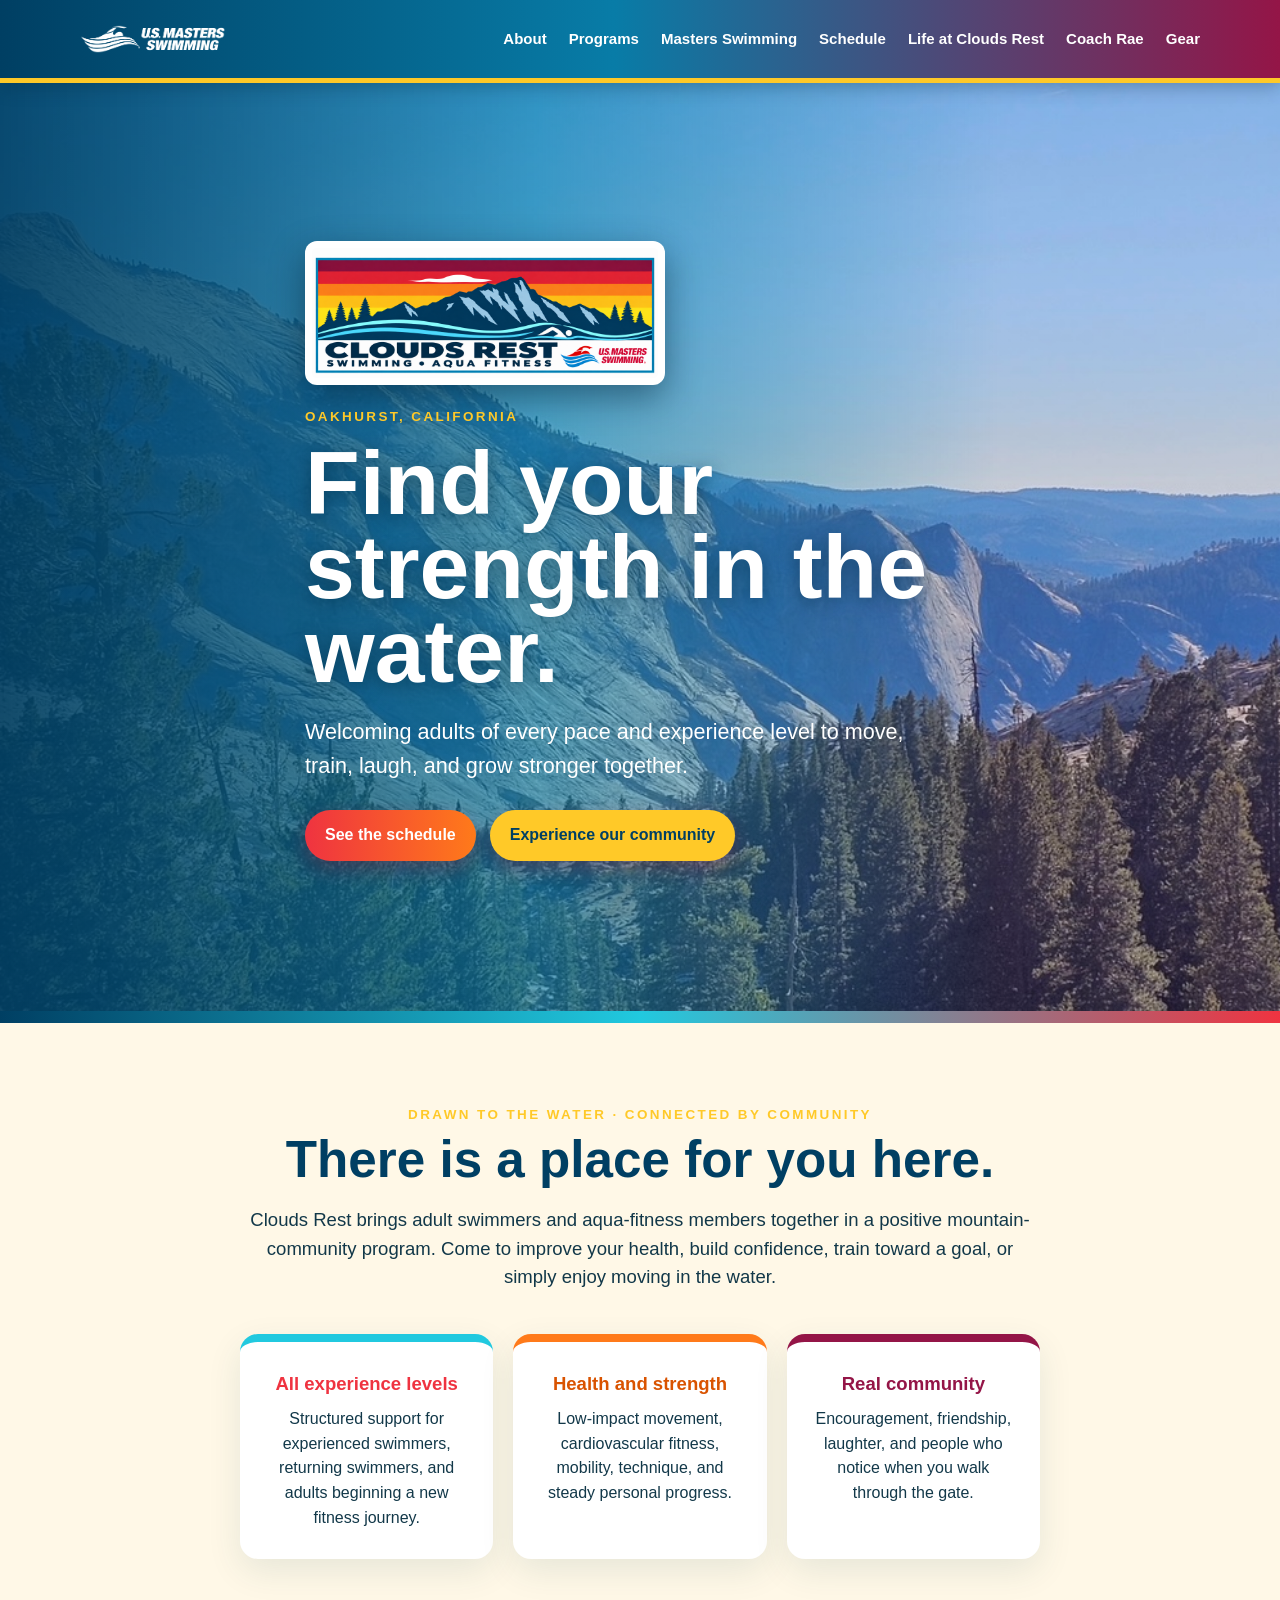
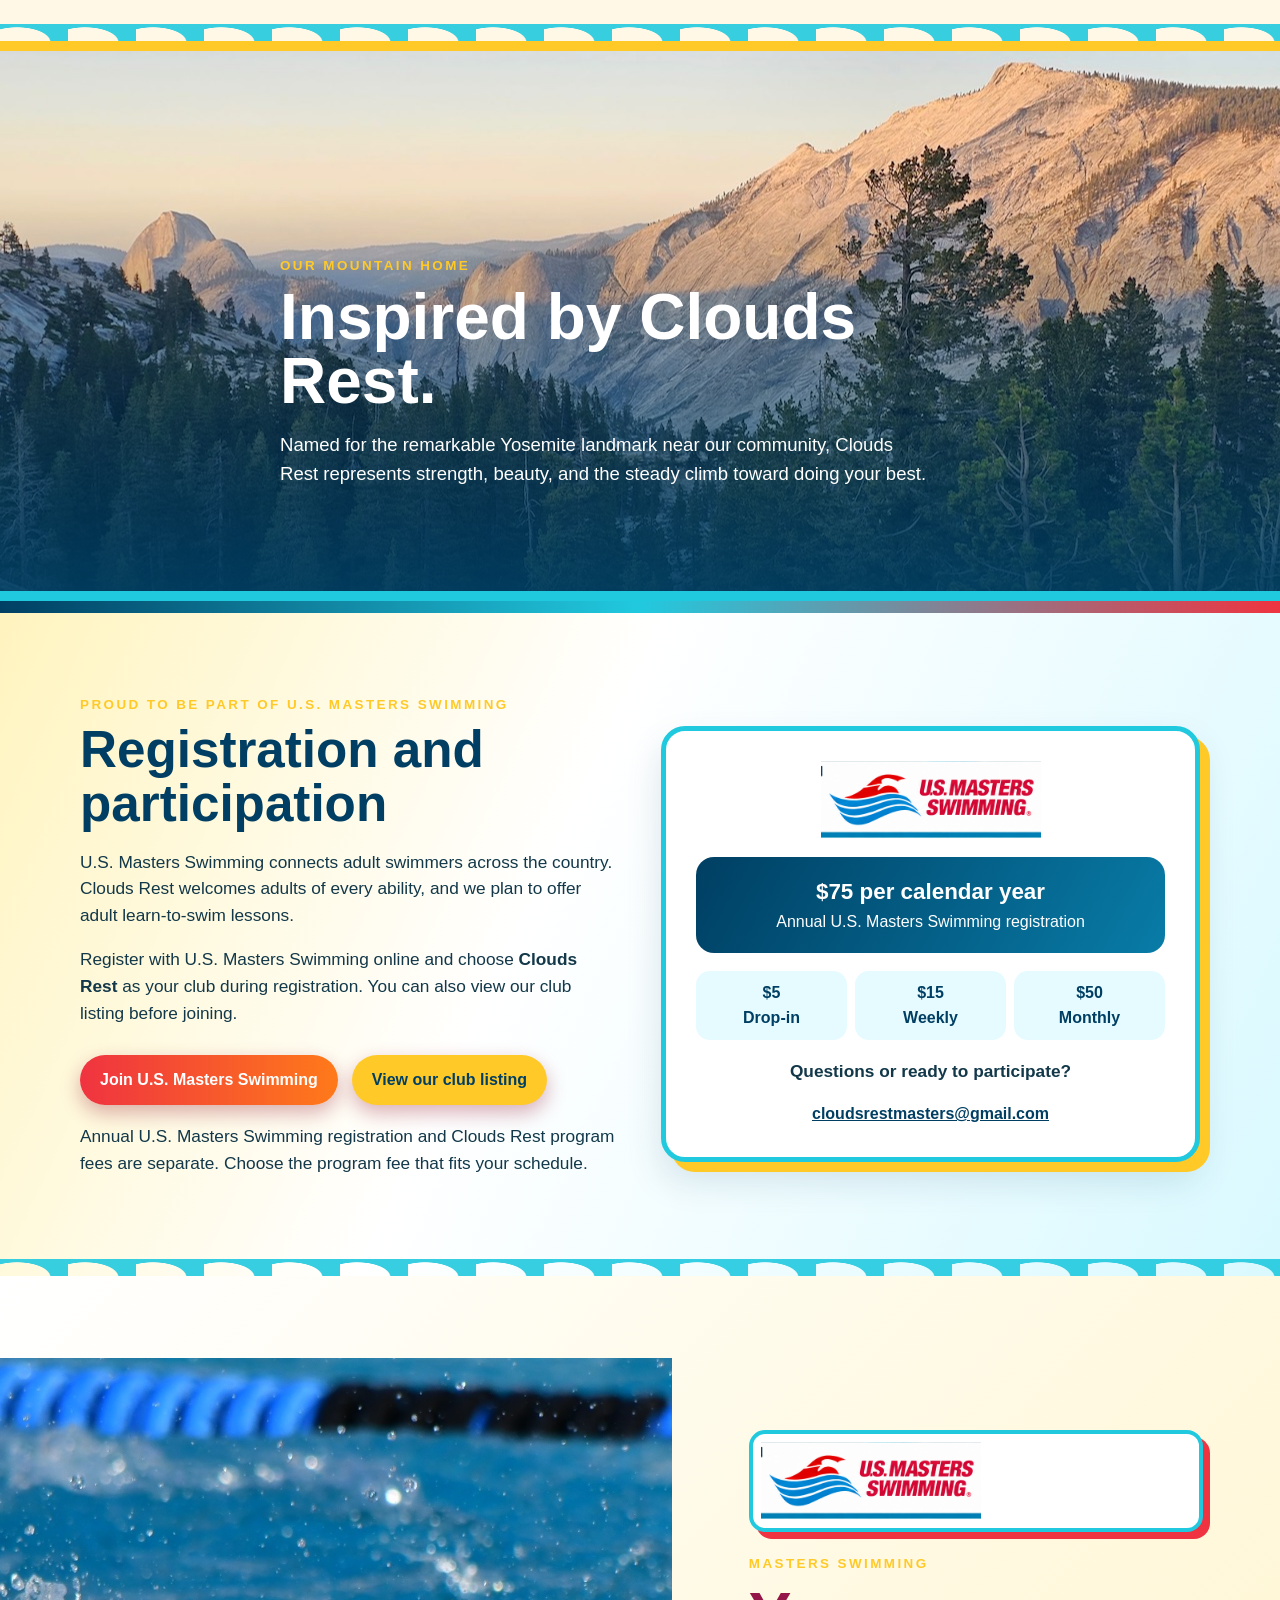
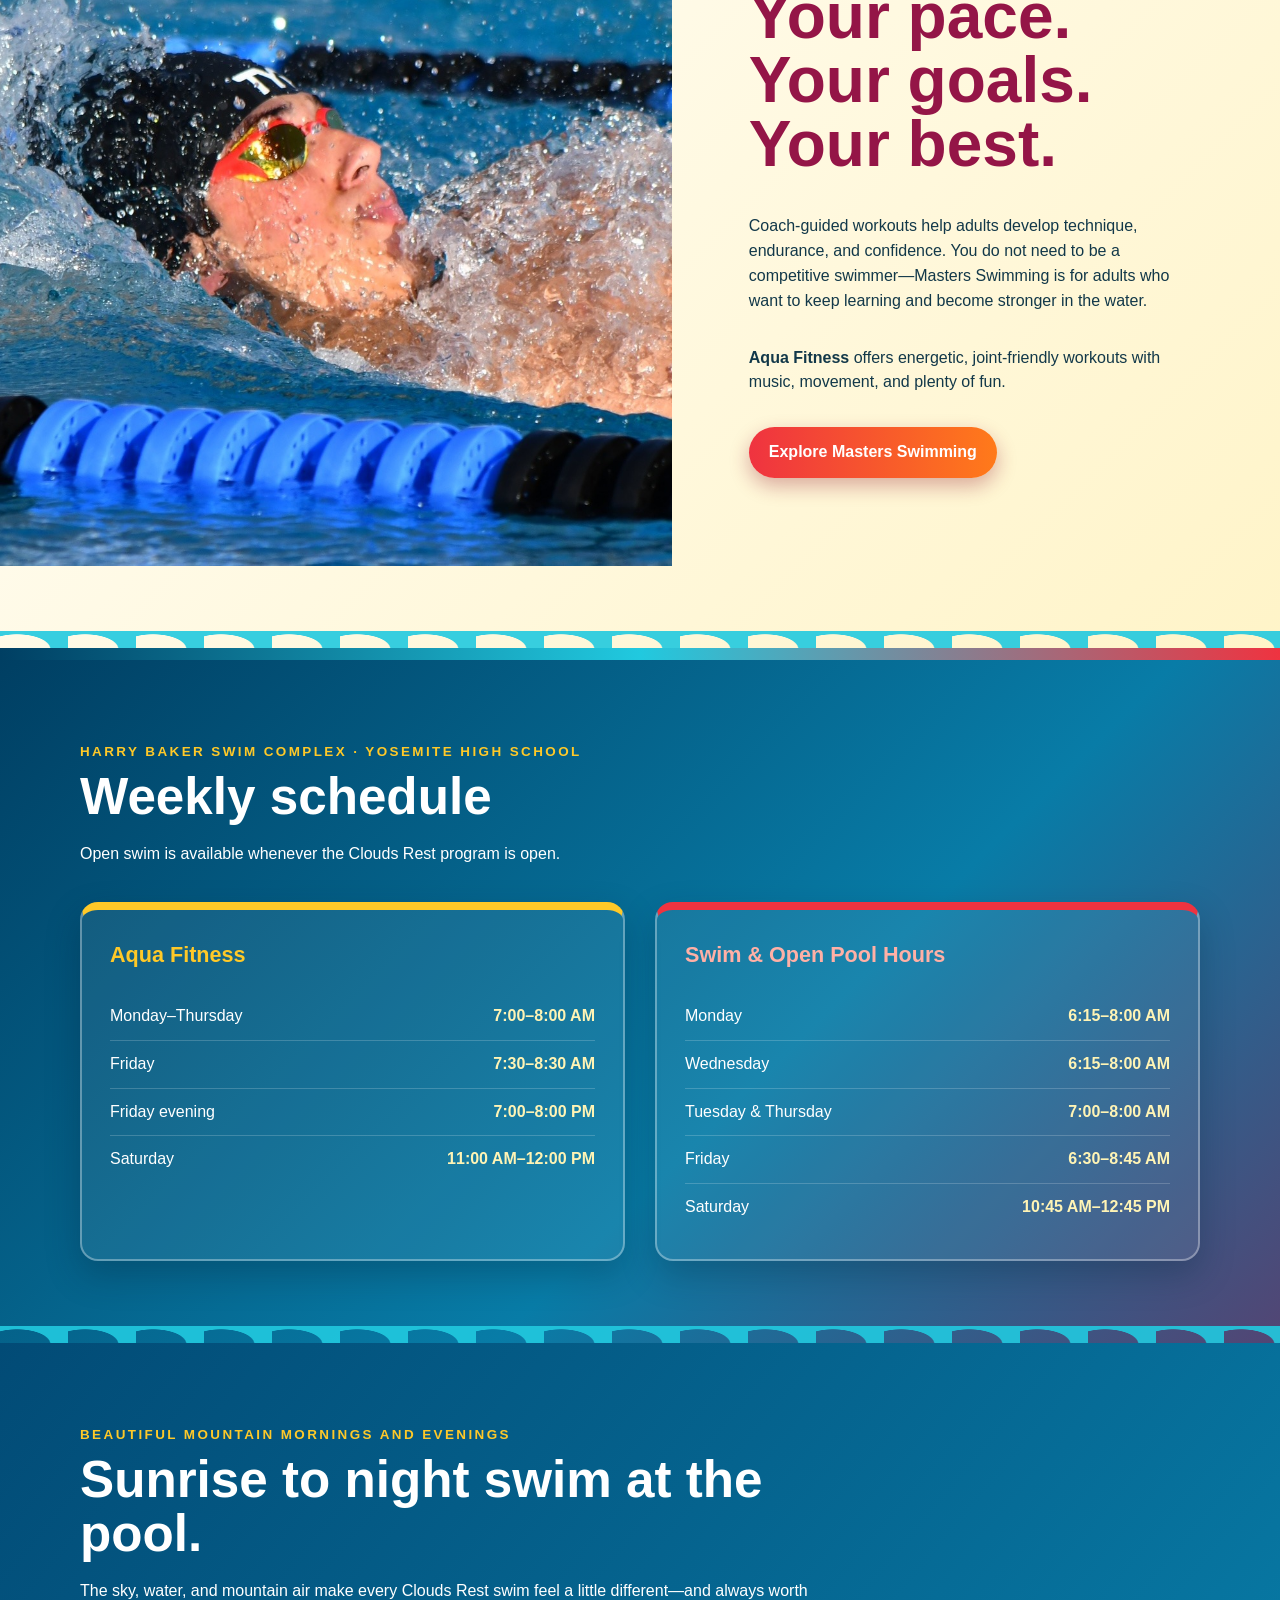
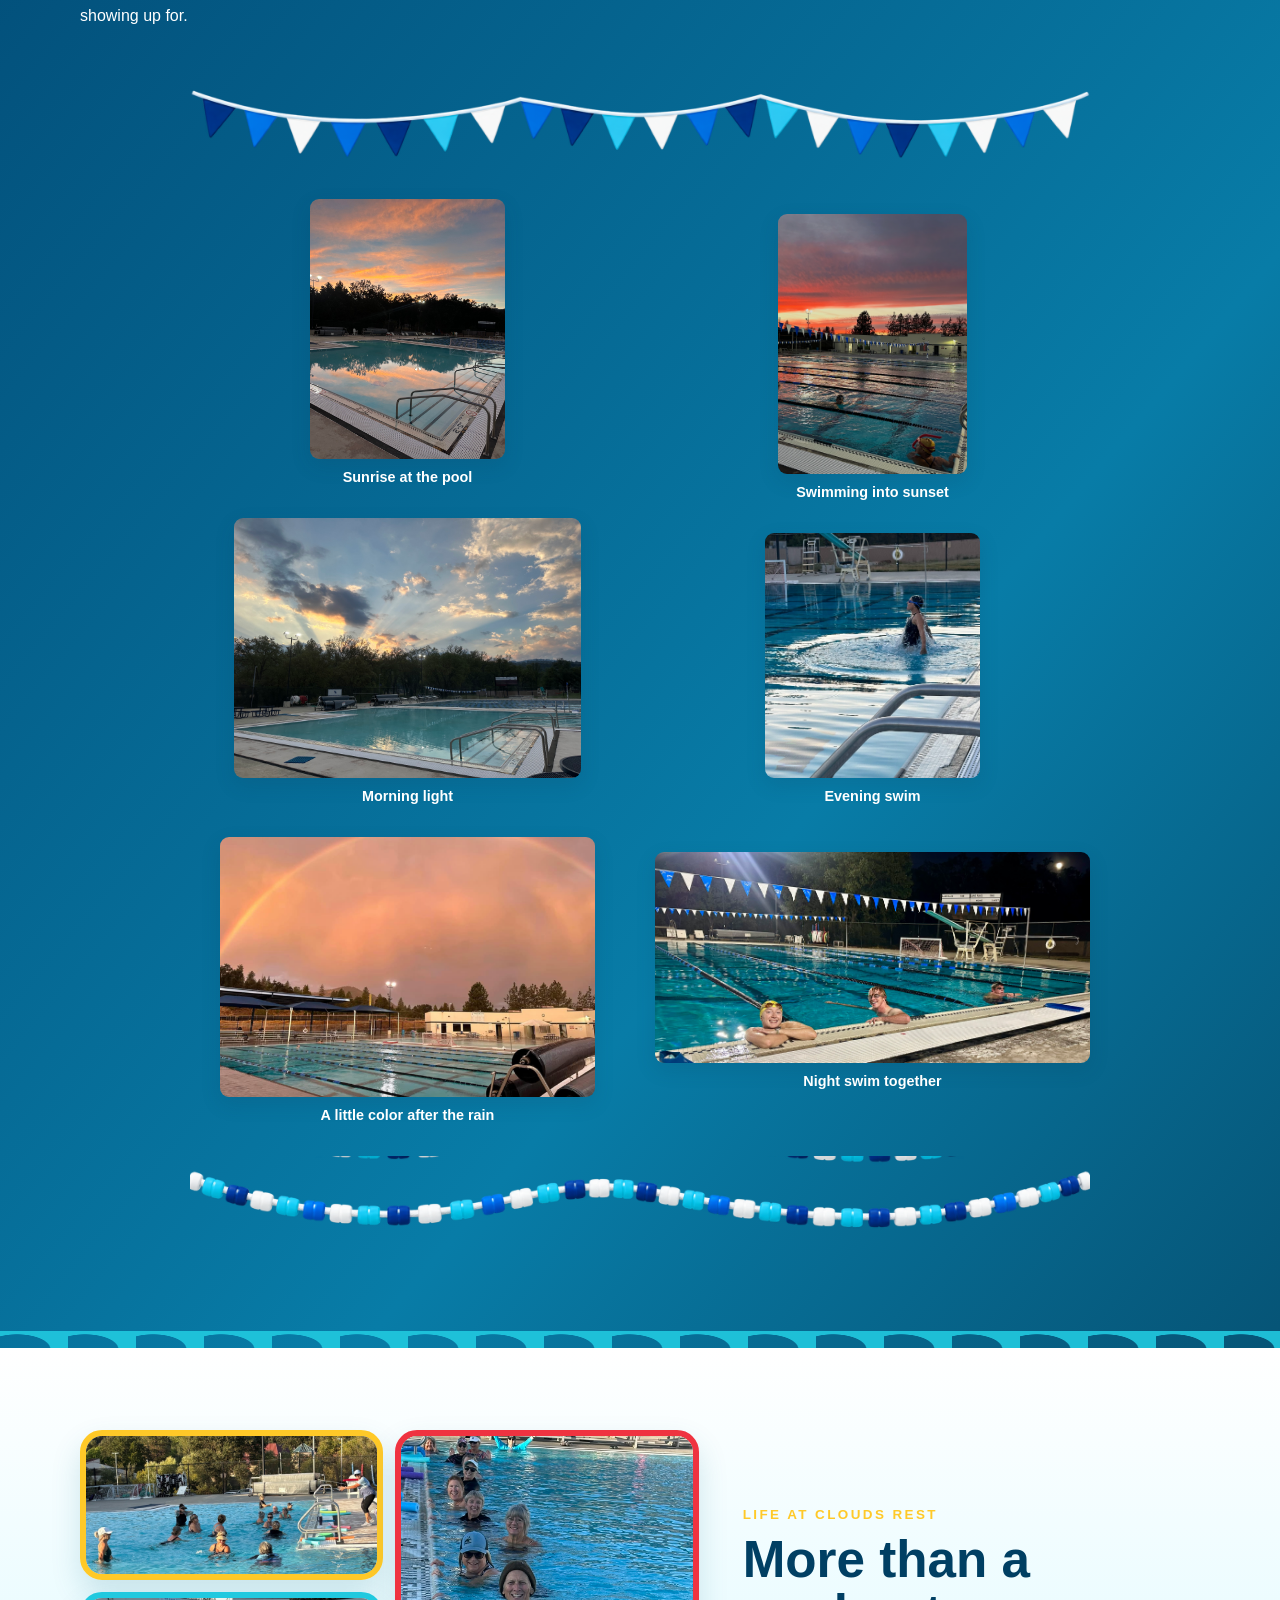
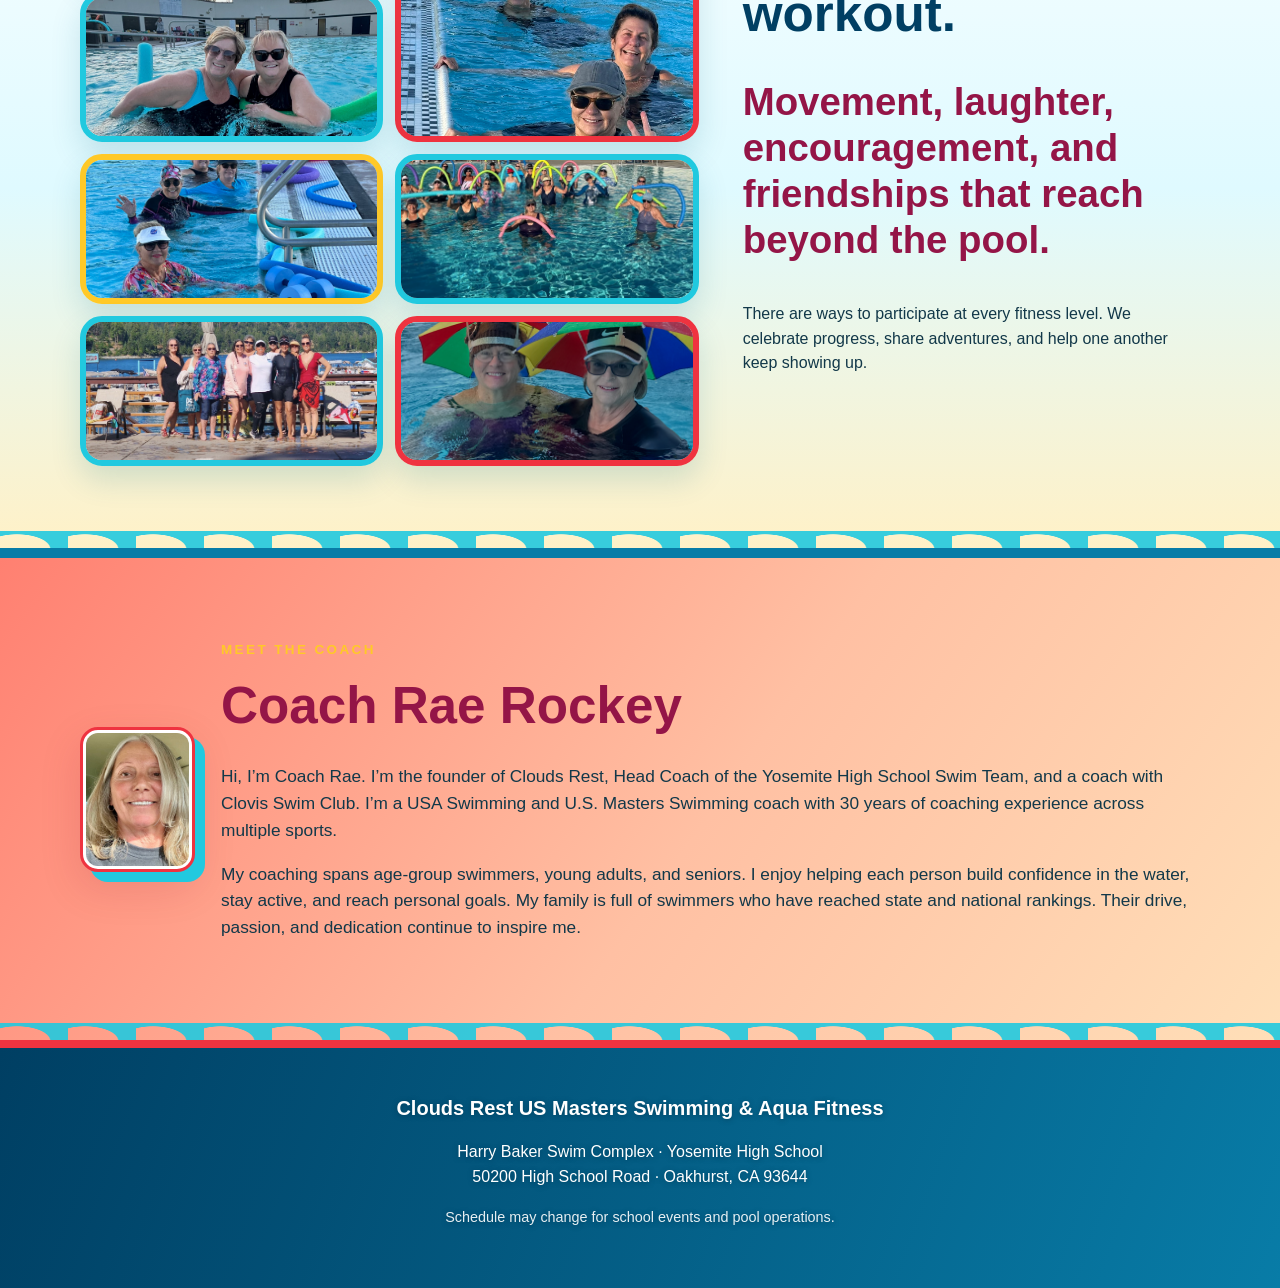
<file: index.html>
<!doctype html>
<html lang="en">
<head>
  <meta charset="utf-8">
  <meta name="viewport" content="width=device-width,initial-scale=1">
  <title>Clouds Rest US Masters Swimming & Aqua Fitness</title>
  <meta name="description" content="Adult swimming and aqua fitness in Oakhurst, California—welcoming every pace and experience level.">
  <link rel="icon" type="image/svg+xml" href="data:image/svg+xml,%3Csvg xmlns='http://www.w3.org/2000/svg' viewBox='0 0 64 64'%3E%3Crect width='64' height='64' rx='14' fill='%23074762'/%3E%3Cpath d='M7 39c9-8 17-8 25 0s16 8 25 0v9c-9 8-17 8-25 0S16 40 7 48z' fill='%23ef735d'/%3E%3Cpath d='M13 31 28 13l8 10 6-7 11 15z' fill='%23f7f3e9'/%3E%3C/svg%3E">
  <style>
    :root{--deep:#003f63;--blue:#087ca7;--water:#21c9df;--coral:#ef3340;--orange:#ff7a1a;--gold:#ffc928;--berry:#941547;--cream:#fff8e7;--ink:#123849;--white:#fff}
    *{box-sizing:border-box}html{scroll-behavior:smooth}body{margin:0;font-family:Arial,Helvetica,sans-serif;color:var(--ink);background:var(--cream);line-height:1.55}img{display:block;max-width:100%}a{color:inherit}.wrap{width:min(1120px,calc(100% - 36px));margin:auto}
    header{position:sticky;top:0;z-index:5;background:linear-gradient(90deg,#003f63 0%,#087ca7 48%,#941547 100%);color:#fff;box-shadow:0 3px 18px #002a3c55;border-bottom:5px solid var(--gold)}.nav{min-height:78px;display:flex;align-items:center;justify-content:space-between;gap:24px}.brand{display:flex;align-items:center}.brand img{width:190px;height:64px;object-fit:contain;background:#fff;border-radius:7px;padding:4px}.nav nav{display:flex;gap:22px;flex-wrap:wrap}.nav a{text-decoration:none;font-weight:800;font-size:.94rem}.nav a:hover{color:var(--gold)}
    .hero{min-height:650px;display:grid;align-items:end;background:linear-gradient(90deg,#003f63e8 0%,#087ca79c 42%,#94154718 78%),url('images/clouds-rest-mountain.jpg') center 42%/cover no-repeat;color:#fff;border-bottom:12px solid transparent;border-image:linear-gradient(90deg,var(--deep),var(--water),var(--coral)) 1}.hero-copy{max-width:670px;padding:76px 0 68px}.hero-logo{width:min(360px,74vw);background:#fff;border-radius:12px;padding:7px;margin-bottom:22px;box-shadow:0 12px 35px #001c2c77}.eyebrow{text-transform:uppercase;letter-spacing:.18em;font-weight:900;color:var(--gold);font-size:.84rem}.hero h1{font-size:clamp(3rem,7vw,6.5rem);line-height:.94;margin:.15em 0;text-shadow:0 3px 18px #00293e88}.hero p{font-size:clamp(1.1rem,2vw,1.35rem);max-width:610px}.actions{display:flex;gap:14px;flex-wrap:wrap;margin-top:28px}.btn{display:inline-block;padding:13px 20px;border-radius:999px;background:linear-gradient(90deg,var(--coral),var(--orange));color:#fff;text-decoration:none;font-weight:900;box-shadow:0 8px 20px #8f122a55}.btn.alt{background:var(--gold);color:var(--deep)}
    section{padding:82px 0}.intro{text-align:center;max-width:800px;margin:auto}.intro h2,.section-title{font-size:clamp(2.1rem,4vw,3.8rem);line-height:1.05;margin:.15em 0 .35em;color:var(--deep)}.intro p{font-size:1.16rem}.three{display:grid;grid-template-columns:repeat(3,1fr);gap:20px;margin-top:42px}.card{background:#fff;border-radius:18px;padding:28px;box-shadow:0 12px 35px #0b465619;border-top:8px solid var(--water)}.card:nth-child(2){border-color:var(--orange)}.card:nth-child(3){border-color:var(--berry)}.card b{display:block;color:var(--coral);font-size:1.16rem;margin-bottom:8px}.card:nth-child(2) b{color:#d95300}.card:nth-child(3) b{color:var(--berry)}
    .mountain-home{padding:0;position:relative;min-height:560px;display:grid;align-items:end;background:linear-gradient(0deg,#003f63e8 0%,#003f6355 45%,transparent 75%),url('images/clouds-rest-golden-view.jpg') center/cover no-repeat;color:#fff;border-top:10px solid var(--gold);border-bottom:10px solid var(--water)}.mountain-copy{padding:170px 0 48px;max-width:720px}.mountain-copy h2{font-size:clamp(2.5rem,5vw,4.8rem);line-height:1;margin:.12em 0;color:#fff}.mountain-copy p{font-size:1.16rem;max-width:650px}.split{display:grid;grid-template-columns:1.05fr .95fr;min-height:620px;background:linear-gradient(135deg,#fff 0%,#fff4c8 100%)}.split .photo{min-height:520px;background:url('images/masters-swimmer.jpg') center/cover no-repeat;border-right:12px solid var(--water)}.split .copy{padding:72px clamp(30px,6vw,90px);display:flex;flex-direction:column;justify-content:center;border-top:12px solid var(--orange)}.split h2{font-size:clamp(2.4rem,5vw,4.5rem);line-height:1;margin:.15em 0 .35em;color:var(--berry)}
    .usms-badge{display:flex;align-items:center;gap:14px;width:fit-content;max-width:100%;margin:0 0 22px;padding:9px 14px 9px 9px;background:#fff;border:4px solid var(--gold);border-radius:16px;box-shadow:8px 8px 0 var(--water),0 12px 26px #003f6333;color:var(--deep);font-weight:900;line-height:1.2;transform:rotate(-1deg)}.usms-badge img{width:150px;height:57px;object-fit:contain;border-radius:7px}.usms-badge span{max-width:155px}.schedule .usms-badge{float:right;margin:-8px 8px 18px 28px;border-color:var(--coral);box-shadow:8px 8px 0 var(--gold),0 12px 26px #001e3066;transform:rotate(1deg)}.life .usms-badge{margin-top:26px;border-color:var(--water);box-shadow:8px 8px 0 var(--orange),0 12px 26px #003f6333}.color-splash{height:12px;background:linear-gradient(90deg,var(--deep),var(--water),var(--coral))}
    .schedule{background:linear-gradient(135deg,#003f63 0%,#087ca7 60%,#941547 135%);color:#fff}.schedule .section-title{color:#fff}.schedule-grid{display:grid;grid-template-columns:1fr 1fr;gap:30px;margin-top:35px}.schedule-card{border:2px solid #ffffff55;border-radius:18px;padding:28px;background:#ffffff12;box-shadow:0 14px 34px #001e3044}.schedule-card:first-child{border-top:8px solid var(--gold)}.schedule-card:last-child{border-top:8px solid var(--coral)}.schedule-card h3{color:var(--gold);margin-top:0;font-size:1.35rem}.schedule-card:last-child h3{color:#ffb0a6}.row{display:flex;justify-content:space-between;gap:22px;padding:11px 0;border-bottom:1px solid #ffffff2f}.row:last-child{border:0}.row strong{text-align:right;color:#fff4b5}
    .join{background:linear-gradient(115deg,#fff4bf 0%,#fff 42%,#d9f9ff 100%);border-top:12px solid transparent;border-image:linear-gradient(90deg,var(--deep),var(--water),var(--coral)) 1}.join-grid{display:grid;grid-template-columns:1.25fr .75fr;gap:42px;align-items:center}.join h2{font-size:clamp(2.2rem,4vw,3.8rem);line-height:1.05;color:var(--deep);margin:.15em 0 .35em}.join p{font-size:1.08rem}.join-card{background:#fff;border-radius:24px;padding:30px;text-align:center;border:5px solid var(--water);box-shadow:10px 10px 0 var(--gold),0 18px 36px #003f6322}.join-price{font-size:2rem;font-weight:900;color:var(--berry);margin-bottom:10px}.join-card a{color:var(--deep);font-weight:900;overflow-wrap:anywhere}
    .daylight{background:linear-gradient(135deg,#941547 0%,#ef3340 28%,#ff7a1a 55%,#ffc928 100%);color:#fff}.daylight .section-title{color:#fff}.daylight-intro{max-width:760px;margin-bottom:34px}.daylight-grid{display:grid;grid-template-columns:repeat(2,minmax(0,1fr));gap:24px}.daylight-card{position:relative;overflow:hidden;border-radius:24px;border:6px solid #fff;box-shadow:0 18px 42px #57102955;background:#003f63;margin:0}.daylight-card img{width:100%;height:380px;object-fit:cover}.daylight-card:first-child img{object-position:center 55%}.daylight-card:nth-child(2) img{object-position:center 48%}.daylight-label{position:absolute;left:18px;bottom:18px;background:#003f63e8;color:#fff;padding:10px 16px;border-radius:999px;font-weight:900;letter-spacing:.06em}.life{background:linear-gradient(180deg,#fff 0%,#e8fbff 100%)}.life-grid{display:grid;grid-template-columns:1.15fr .85fr;gap:44px;align-items:center}.life-gallery{display:grid;grid-template-columns:1.15fr .85fr;grid-template-rows:repeat(3,136px);gap:12px}.life-gallery img{width:100%;height:100%;object-fit:cover;border-radius:22px;border:6px solid var(--water);box-shadow:0 14px 30px #006b8429}.life-gallery img:first-child{grid-row:1/4;object-position:center 42%;border-color:var(--gold)}.life-gallery img:last-child{object-position:center 36%;border-color:var(--coral)}.tight-crop{overflow:hidden;border-radius:22px;border:6px solid var(--water);box-shadow:0 14px 30px #006b8429}.life-gallery .tight-crop img{width:100%;height:100%;object-fit:cover;object-position:center 42%;border:0;border-radius:0;box-shadow:none}.quote{font-size:clamp(1.6rem,3vw,2.7rem);line-height:1.2;color:var(--berry);font-weight:900}.coach{background:linear-gradient(125deg,#ff8071 0%,#ffc0a3 55%,#ffdfb8 100%);border-top:10px solid var(--blue)}.coach-grid{display:grid;grid-template-columns:225px 1fr;gap:38px;align-items:center}.coach-photo{width:225px;height:270px;object-fit:cover;object-position:center 30%;background:#fff;border-radius:28px;padding:7px;box-shadow:10px 10px 0 var(--water),0 15px 40px #8f153127;border:5px solid var(--coral)}.coach h2{font-size:clamp(2.2rem,4vw,3.8rem);color:var(--berry);margin:.1em 0 .3em}.coach p{font-size:1.08rem}
    footer{background:linear-gradient(110deg,#003f63,#087ca7);border-top:8px solid var(--coral);color:#fff;padding:45px 0;text-align:center;text-shadow:0 1px 5px #002e4588}footer strong{font-size:1.25rem;color:#fff}.small{font-size:.9rem;opacity:.9}
    @media(max-width:780px){.nav nav{display:none}.brand img{width:170px}.hero{min-height:610px;background-position:38% center}.mountain-home{min-height:500px;background-position:56% center}.mountain-copy{padding:220px 0 38px}.three,.schedule-grid,.split,.daylight-grid,.life-grid,.coach-grid,.join-grid{grid-template-columns:1fr}.split .photo{min-height:390px}.daylight-card img{height:430px}.life-grid{gap:32px}.life-gallery{grid-template-columns:1fr;grid-template-rows:auto}.life-gallery img,.life-gallery img:first-child,.life-gallery img:last-child,.tight-crop{height:300px;grid-row:auto}.coach-photo{width:220px;height:265px;margin:auto}.row{font-size:.93rem}.schedule .usms-badge{float:none;margin:0 0 28px}.usms-badge{transform:none}.usms-badge img{width:130px}.usms-badge span{font-size:.9rem}section{padding:62px 0}}
    /* Bright water accents and registration refresh */
    section{position:relative;overflow:hidden}
    section:not(.hero):not(.mountain-home)::after{content:"";position:absolute;left:0;right:0;bottom:-1px;height:18px;background:radial-gradient(34px 15px at 17px 18px,transparent 96%,var(--water) 100%) 0 0/68px 18px repeat-x;opacity:.9;pointer-events:none}
    .join-grid{grid-template-columns:1fr 1fr}.join-price{margin-bottom:8px}.price-list{display:grid;grid-template-columns:repeat(3,1fr);gap:8px;margin:18px 0}.price-pill{padding:10px 5px;border-radius:14px;background:#e5fbff;color:var(--deep);font-weight:900}.registration{margin:18px 0 14px;padding:18px;border-radius:18px;background:linear-gradient(120deg,var(--deep),var(--blue));color:#fff}.registration strong{display:block;font-size:1.4rem}.registration span{display:block;font-size:1rem}
    .life{background:linear-gradient(180deg,#fff 0%,#dffaff 55%,#fff1c7 100%)}.life-gallery{grid-template-columns:1fr 1fr;grid-template-rows:none;grid-auto-rows:150px}.life-gallery img:first-child{grid-row:auto}.life-gallery .community-line{grid-row:span 2;object-position:center 40%;border-color:var(--gold)}.life-gallery .pool-friends{grid-row:span 2;object-position:center 42%;border-color:var(--coral)}.life-gallery .community-waves{object-position:center 45%;border-color:var(--gold)}.life-gallery .rain-fun{object-position:center 36%;border-color:var(--coral)}
    .usms-standalone{display:inline-block;background:#fff;border:4px solid var(--water);border-radius:16px;padding:8px;margin-bottom:22px;box-shadow:7px 7px 0 var(--coral)}
    .usms-logo-crop{position:relative;overflow:hidden;width:220px;height:78px;flex:none;background:#fff}
    .usms-logo-crop img{width:819px;max-width:none;height:auto;transform:translate(-580px,-218px)}
    .join-card>.usms-logo-crop{margin:0 auto 10px}
    .hero-usms{display:flex;align-items:center;gap:14px;width:fit-content;max-width:100%;margin:0 0 20px;padding:8px 16px 8px 8px;border-radius:12px;background:#fff;color:var(--deep);box-shadow:0 10px 30px #001c2c77;font-weight:800;line-height:1.2}.hero-usms .usms-logo-crop{width:220px;height:78px}.hero-usms span{max-width:145px}
    @media(max-width:480px){.hero-usms{gap:8px;padding-right:10px}.hero-usms span{font-size:.82rem;max-width:92px}}
    header{background:linear-gradient(90deg,#003f63 0%,#087ca7 48%,#941547 100%);color:#fff;border-bottom:5px solid var(--gold)}.brand{font-weight:900;font-size:1.35rem;letter-spacing:.06em;white-space:nowrap}.nav a:hover{color:var(--gold)}
    .nav-usms{display:block;width:145px;flex:none;margin-left:0}.nav-usms img{display:block;width:100%;height:auto}.nav nav{margin-left:auto}
    @media(max-width:780px){.nav-usms{margin-left:0;width:145px}.nav{gap:10px;padding:12px 0;flex-wrap:wrap}.nav nav{display:flex;width:100%;margin:0;gap:8px 18px;justify-content:center}.nav nav a{font-size:.85rem}.brand{font-size:clamp(.94rem,4vw,1.35rem)}}
    @media(max-width:780px){.price-list{grid-template-columns:1fr}.life-gallery .community-line,.life-gallery .pool-friends{height:300px;grid-row:auto}}
    /* Keep the full swim photos visible and captions clear of faces. */
    .daylight-card{display:flex;flex-direction:column;align-items:stretch;background:#073b59}
    .daylight-grid{max-width:820px;margin-inline:auto;gap:18px}
    .daylight-card img,.daylight-card:first-child img,.daylight-card:nth-child(2) img{height:220px;object-fit:contain;object-position:center}
    .daylight-label{position:static;align-self:flex-end;margin:8px 12px 10px;padding:6px 12px;font-size:.83rem;line-height:1.25;letter-spacing:0}
    .daylight-card.caption-on-photo .daylight-label{position:absolute;right:10px;left:auto;bottom:10px;margin:0;max-width:56%;text-align:right}
    @media(max-width:780px){.daylight-card img,.daylight-card:first-child img,.daylight-card:nth-child(2) img{height:210px}}
    /* Swimming gallery: photos sit naturally on the page, without heavy frames. */
    .daylight{background:linear-gradient(155deg,#fff0d9 0%,#ffe0c9 48%,#e2f7fa 100%);color:var(--ink)}
    .daylight .section-title{color:var(--deep)}
    .daylight .eyebrow{color:var(--berry)}
    .daylight-grid{max-width:900px;gap:26px 30px;align-items:start}
    .daylight-card{display:flex;flex-direction:column;align-items:center;overflow:visible;border:0;border-radius:0;box-shadow:none;background:transparent}
    .daylight-card img,.daylight-card:first-child img,.daylight-card:nth-child(2) img{display:block;width:auto;max-width:100%;height:auto;max-height:260px;object-fit:contain;border-radius:9px;box-shadow:0 7px 20px #12384922}
    .daylight-label,.daylight-card.caption-on-photo .daylight-label{position:static;align-self:center;max-width:none;margin:9px 0 0;padding:0;background:none;color:var(--deep);font-size:.9rem;text-align:center;font-weight:800}
    .split .photo{border-right:0}.split .copy{border-top:0}
    @media(max-width:780px){.daylight-grid{gap:26px}.daylight-card img,.daylight-card:first-child img,.daylight-card:nth-child(2) img{max-height:240px}}
    /* Pool lanes and flags bring texture to the blue without framing each photo. */
    .daylight{background:linear-gradient(100deg,#003f63ef,#087ca7d9),url('images/pool-evening-rays.jpeg') center 46%/cover;color:#fff}
    .daylight .section-title{color:#fff}.daylight .eyebrow{color:var(--gold)}
    .daylight-label,.daylight-card.caption-on-photo .daylight-label{color:#fff}
    .daylight-grid::before,.daylight-grid::after{content:"";display:block;grid-column:1/-1;border-radius:8px}
    .daylight-grid::before{height:76px;background:url('images/night-swim-members.jpeg') center top/cover no-repeat}
    .daylight-grid::after{height:54px;background:url('images/masters-swimmer.jpg') center 79%/cover no-repeat}
    @media(max-width:780px){.daylight-grid::before{height:60px}.daylight-grid::after{height:42px}}
    .daylight-card.evening-swim img{width:195px;height:245px;max-height:none;object-fit:cover;object-position:center top}
    @media(max-width:780px){.daylight-card.evening-swim img{width:180px;height:225px}}
    /* Original color decoration replaces the pool photographs behind the gallery. */
    .daylight{background:linear-gradient(130deg,#024b76,#087ca7 65%,#065476)}
    .daylight-grid::before,.daylight-grid::after{border-radius:0;background-image:url('images/swim-flags-lanes.png');background-repeat:no-repeat;background-size:100% auto}
    .daylight-grid::before{height:105px;background-position:center top}
    .daylight-grid::after{height:110px;background-position:center bottom}
    .coach-grid{grid-template-columns:185px 1fr}.coach-photo{width:185px;height:225px}
    @media(max-width:780px){.daylight-grid::before{height:65px}.daylight-grid::after{height:65px}.coach-photo{width:175px;height:210px}}
    .coach-grid{grid-template-columns:115px 1fr;gap:26px}.coach-photo{width:115px;height:145px;padding:3px;border-width:3px;border-radius:18px}
    .daylight-grid{row-gap:32px}.daylight-card:nth-of-type(even){transform:translateY(15px)}
    @media(max-width:780px){.coach-grid{grid-template-columns:1fr}.coach-photo{width:115px;height:145px}.daylight-card:nth-of-type(even){transform:none}}
    .daylight-card .evening-crop{width:215px;height:245px;overflow:hidden;border-radius:9px;box-shadow:0 7px 20px #12384922}
    .daylight-card .evening-crop img{display:block;width:100%;height:100%;max-height:none;object-fit:cover;object-position:62% 55%;transform:scale(1.60);transform-origin:62% 55%;border-radius:0;box-shadow:none}
    @media(max-width:780px){.daylight-card .evening-crop{width:200px;height:225px}}
  @media print{@page{size:letter;margin:.55in}header,.actions,.btn,.print-link{display:none!important}section{padding:22px 0;break-inside:avoid}.hero,.mountain-home{min-height:300px}.daylight-card img{height:190px}.life-gallery img{height:120px}.wrap{width:100%}*{print-color-adjust:exact;-webkit-print-color-adjust:exact}}
  </style>
</head>
<body>
  <header><div class="nav wrap"><a class="nav-usms" href="https://www.usms.org/clubs/clouds-rest-us-masters-swimming" aria-label="Clouds Rest on U.S. Masters Swimming"><img src="images/usms-logo-white.png" alt="U.S. Masters Swimming"></a><nav><a href="#about">About</a><a href="#programs">Programs</a><a href="masters.html">Masters Swimming</a><a href="#schedule">Schedule</a><a href="#life">Life at Clouds Rest</a><a href="#coach">Coach Rae</a><a href="gear.html">Gear</a></nav></div></header>
  <main>
    <section class="hero"><div class="hero-copy wrap"><img class="hero-logo" src="images/clouds-rest-logo.png" alt="Clouds Rest Swimming and Aqua Fitness logo"><div class="eyebrow">Oakhurst, California</div><h1>Find your strength in the water.</h1><p>Welcoming adults of every pace and experience level to move, train, laugh, and grow stronger together.</p><div class="actions"><a class="btn" href="#schedule">See the schedule</a><a class="btn alt" href="#life">Experience our community</a></div></div></section>
    <section id="about"><div class="wrap intro"><div class="eyebrow">Drawn to the water · Connected by community</div><h2>There is a place for you here.</h2><p>Clouds Rest brings adult swimmers and aqua-fitness members together in a positive mountain-community program. Come to improve your health, build confidence, train toward a goal, or simply enjoy moving in the water.</p><div class="three"><div class="card"><b>All experience levels</b>Structured support for experienced swimmers, returning swimmers, and adults beginning a new fitness journey.</div><div class="card"><b>Health and strength</b>Low-impact movement, cardiovascular fitness, mobility, technique, and steady personal progress.</div><div class="card"><b>Real community</b>Encouragement, friendship, laughter, and people who notice when you walk through the gate.</div></div></div></section>
    <section class="mountain-home" aria-labelledby="mountain-title"><div class="wrap mountain-copy"><div class="eyebrow">Our mountain home</div><h2 id="mountain-title">Inspired by Clouds Rest.</h2><p>Named for the remarkable Yosemite landmark near our community, Clouds Rest represents strength, beauty, and the steady climb toward doing your best.</p></div></section>
    <section class="join" aria-labelledby="join-title"><div class="wrap join-grid"><div><div class="eyebrow">Proud to be part of U.S. Masters Swimming</div><h2 id="join-title">Registration and participation</h2><p>U.S. Masters Swimming connects adult swimmers across the country. Clouds Rest welcomes adults of every ability, and we plan to offer adult learn-to-swim lessons.</p><p>Register with U.S. Masters Swimming online and choose <strong>Clouds Rest</strong> as your club during registration. You can also view our club listing before joining.</p><div class="actions"><a class="btn" href="https://www.usms.org/join-usms/join-or-renew" target="_blank" rel="noopener noreferrer">Join U.S. Masters Swimming</a><a class="btn alt" href="https://www.usms.org/clubs/clouds-rest-us-masters-swimming" target="_blank" rel="noopener noreferrer">View our club listing</a></div><p>Annual U.S. Masters Swimming registration and Clouds Rest program fees are separate. Choose the program fee that fits your schedule.</p></div><div class="join-card"><div class="usms-logo-crop" role="img" aria-label="U.S. Masters Swimming logo"><img src="images/clouds-rest-logo.png" alt="" aria-hidden="true"></div><div class="registration"><strong>$75 per calendar year</strong><span>Annual U.S. Masters Swimming registration</span></div><div class="price-list"><div class="price-pill">$5<br>Drop-in</div><div class="price-pill">$15<br>Weekly</div><div class="price-pill">$50<br>Monthly</div></div><p><strong>Questions or ready to participate?</strong></p><a href="mailto:cloudsrestmasters@gmail.com">cloudsrestmasters@gmail.com</a></div></div></section>
    <section class="split" id="programs"><div class="photo" role="img" aria-label="Swimmer performing backstroke in the pool"></div><div class="copy"><div class="usms-standalone"><div class="usms-logo-crop" role="img" aria-label="U.S. Masters Swimming logo"><img src="images/clouds-rest-logo.png" alt="" aria-hidden="true"></div></div><div class="eyebrow">Masters Swimming</div><h2>Your pace.<br>Your goals.<br>Your best.</h2><p>Coach-guided workouts help adults develop technique, endurance, and confidence. You do not need to be a competitive swimmer—Masters Swimming is for adults who want to keep learning and become stronger in the water.</p><p><strong>Aqua Fitness</strong> offers energetic, joint-friendly workouts with music, movement, and plenty of fun.</p><p><a class="btn" href="masters.html">Explore Masters Swimming</a></p></div></section>
    <div class="color-splash" aria-hidden="true"></div>
    <section class="schedule" id="schedule"><div class="wrap"><div class="eyebrow">Harry Baker Swim Complex · Yosemite High School</div><h2 class="section-title">Weekly schedule</h2><p>Open swim is available whenever the Clouds Rest program is open.</p><div class="schedule-grid"><div class="schedule-card"><h3>Aqua Fitness</h3><div class="row"><span>Monday–Thursday</span><strong>7:00–8:00 AM</strong></div><div class="row"><span>Friday</span><strong>7:30–8:30 AM</strong></div><div class="row"><span>Friday evening</span><strong>7:00–8:00 PM</strong></div><div class="row"><span>Saturday</span><strong>11:00 AM–12:00 PM</strong></div></div><div class="schedule-card"><h3>Swim & Open Pool Hours</h3><div class="row"><span>Monday</span><strong>6:15–8:00 AM</strong></div><div class="row"><span>Wednesday</span><strong>6:15–8:00 AM</strong></div><div class="row"><span>Tuesday & Thursday</span><strong>7:00–8:00 AM</strong></div><div class="row"><span>Friday</span><strong>6:30–8:45 AM</strong></div><div class="row"><span>Saturday</span><strong>10:45 AM–12:45 PM</strong></div></div></div></div></section>
    <section class="daylight" aria-labelledby="daylight-title"><div class="wrap"><div class="daylight-intro"><div class="eyebrow">Beautiful mountain mornings and evenings</div><h2 class="section-title" id="daylight-title">Sunrise to night swim at the pool.</h2><p>The sky, water, and mountain air make every Clouds Rest swim feel a little different—and always worth showing up for.</p></div><div class="daylight-grid"><figure class="daylight-card caption-on-photo"><img src="images/sunrise-pool.jpeg" alt="Quiet Clouds Rest pool reflecting a colorful sunrise sky"><figcaption class="daylight-label">Sunrise at the pool</figcaption></figure><figure class="daylight-card"><img src="images/sunset-swimmers.png" alt="Clouds Rest swimmers beneath a vivid sunset sky"><figcaption class="daylight-label">Swimming into sunset</figcaption></figure><figure class="daylight-card caption-on-photo"><img src="images/pool-evening-rays.jpeg" alt="Morning sun rays spreading through clouds above the pool"><figcaption class="daylight-label">Morning light</figcaption></figure><figure class="daylight-card evening-swim"><div class="evening-crop"><img src="images/evening-swimmer.jpeg" alt="Swimmer at the edge of the pool in the evening"></div><figcaption class="daylight-label">Evening swim</figcaption></figure><figure class="daylight-card"><img src="images/pool-rainbow.png" alt="Rainbow over the outdoor pool at dusk"><figcaption class="daylight-label">A little color after the rain</figcaption></figure><figure class="daylight-card"><img src="images/night-swim-members.jpeg" alt="Clouds Rest swimmers smiling together in the illuminated pool at night"><figcaption class="daylight-label">Night swim together</figcaption></figure></div></div></section>
    <section class="life" id="life"><div class="wrap life-grid"><div class="life-gallery"><img class="community-line" src="images/coach-rae-leading-aqua.jpeg" alt="Coach Rae leading a Clouds Rest Aqua Fitness class from the pool deck"><img class="pool-friends" src="images/life-community-line.jpeg" alt="Clouds Rest aqua fitness members smiling together along the pool wall"><img src="images/life-pool-friends.png" alt="Two Clouds Rest friends smiling together in the pool with aqua noodles"><img class="community-waves" src="images/community-waves.jpeg" alt="Smiling Clouds Rest aqua fitness members waving from the pool"><div class="tight-crop"><img src="images/aqua-noodles-group.jpeg" alt="Clouds Rest aqua fitness group holding colorful pool noodles"></div><img src="images/community.jpeg" alt="Clouds Rest members enjoying time together by the lake"><img class="rain-fun" src="images/rain-hat-fun.png" alt="Two Clouds Rest friends having fun in colorful rain hats at the pool"></div><div><div class="eyebrow">Life at Clouds Rest</div><h2 class="section-title">More than a workout.</h2><p class="quote">Movement, laughter, encouragement, and friendships that reach beyond the pool.</p><p>There are ways to participate at every fitness level. We celebrate progress, share adventures, and help one another keep showing up.</p></div></div></section>
    <section class="coach" id="coach"><div class="wrap coach-grid"><img class="coach-photo" src="images/coach-rae.jpg" alt="Coach Rae Rockey"><div><div class="eyebrow">Meet the coach</div><h2>Coach Rae Rockey</h2><p>Hi, I’m Coach Rae. I’m the founder of Clouds Rest, Head Coach of the Yosemite High School Swim Team, and a coach with Clovis Swim Club. I’m a USA Swimming and U.S. Masters Swimming coach with 30 years of coaching experience across multiple sports.</p><p>My coaching spans age-group swimmers, young adults, and seniors. I enjoy helping each person build confidence in the water, stay active, and reach personal goals. My family is full of swimmers who have reached state and national rankings. Their drive, passion, and dedication continue to inspire me.</p></div></div></section>
  </main>
  <footer><div class="wrap"><strong>Clouds Rest US Masters Swimming & Aqua Fitness</strong><p>Harry Baker Swim Complex · Yosemite High School<br>50200 High School Road · Oakhurst, CA 93644</p><p class="small">Schedule may change for school events and pool operations.</p></div></footer>
</body>
</html>
</file>
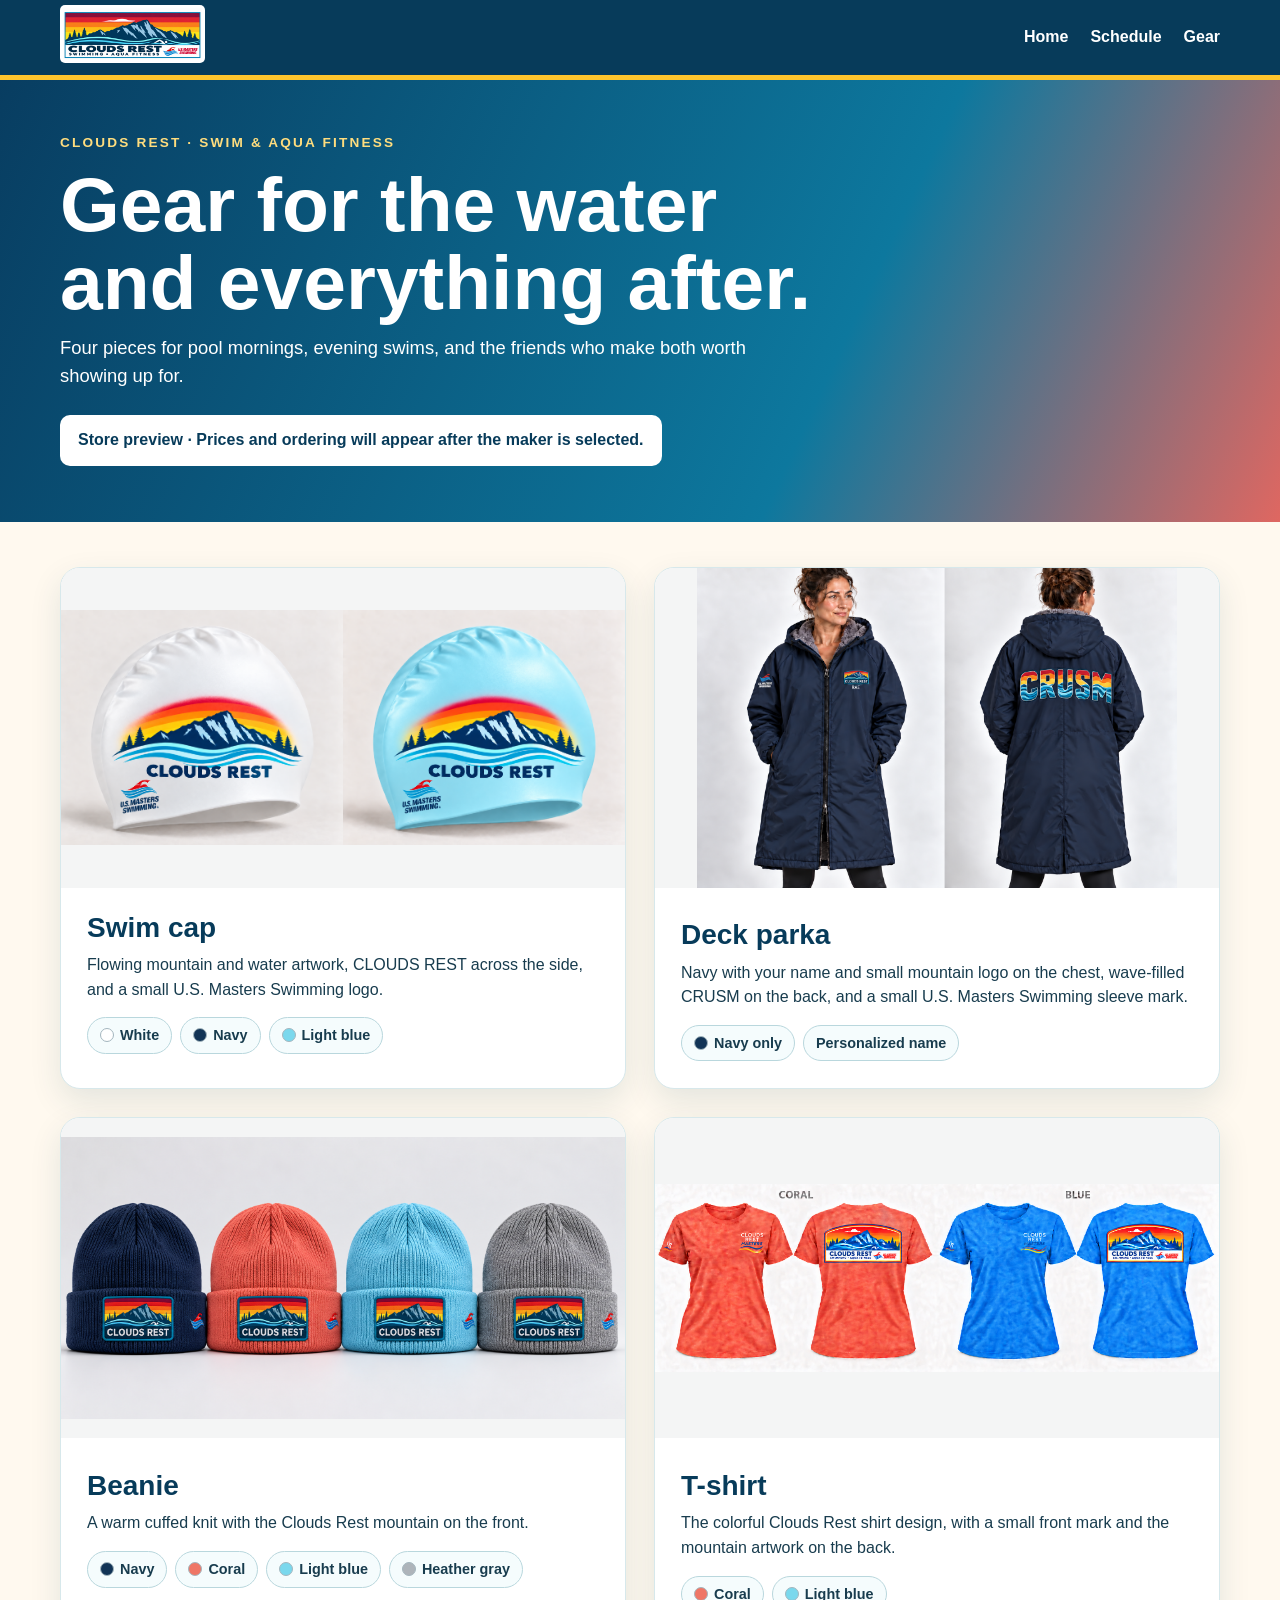
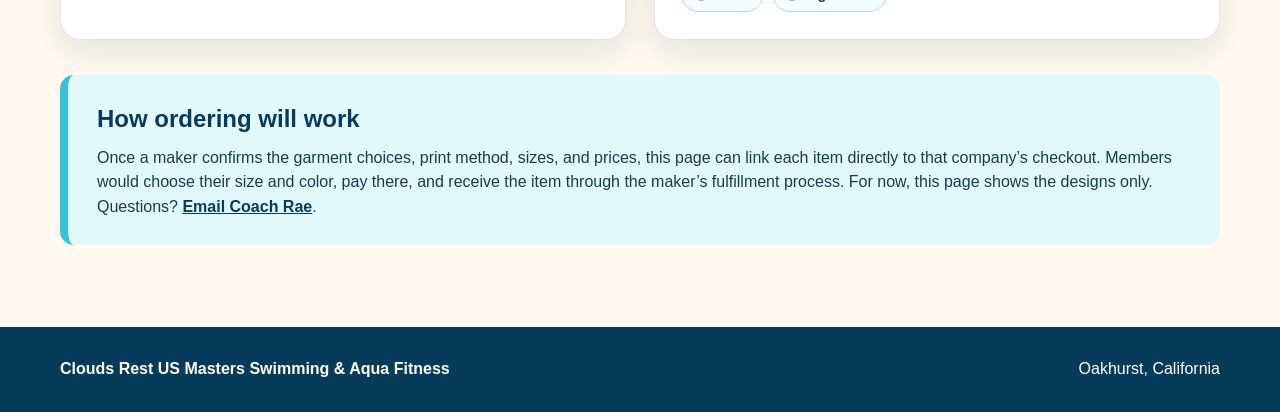
<file: gear.html>
<!doctype html>
<html lang="en">
<head>
  <meta charset="utf-8">
  <meta name="viewport" content="width=device-width,initial-scale=1">
  <title>Clouds Rest Gear · Store Preview</title>
  <meta name="description" content="Preview Clouds Rest swim caps, parkas, beanies, and shirts.">
  <link rel="icon" type="image/svg+xml" href="data:image/svg+xml,%3Csvg xmlns='http://www.w3.org/2000/svg' viewBox='0 0 64 64'%3E%3Crect width='64' height='64' rx='14' fill='%23074762'/%3E%3Cpath d='M7 39c9-8 17-8 25 0s16 8 25 0v9c-9 8-17 8-25 0S16 40 7 48z' fill='%23ef735d'/%3E%3Cpath d='M13 31 28 13l8 10 6-7 11 15z' fill='%23f7f3e9'/%3E%3C/svg%3E">
  <style>
    :root{--navy:#073b5a;--blue:#0c7aa3;--aqua:#36c3d8;--coral:#ee675e;--cream:#fff9ef;--ink:#183c4e}
    *{box-sizing:border-box}body{margin:0;background:var(--cream);color:var(--ink);font:16px/1.55 Arial,Helvetica,sans-serif}a{color:inherit}.wrap{width:min(1160px,calc(100% - 36px));margin:auto}
    header{background:var(--navy);color:#fff;border-bottom:5px solid #ffc42d}.head{display:flex;align-items:center;justify-content:space-between;gap:24px;min-height:75px}.head img{width:145px;background:white;border-radius:5px;padding:3px}.head nav{display:flex;gap:22px;flex-wrap:wrap}.head a{text-decoration:none;font-weight:700}.head a:hover{text-decoration:underline}
    .lead{background:linear-gradient(115deg,#083d61,#0d789e 65%,#df6761);color:#fff;padding:52px 0 56px}.kicker{text-transform:uppercase;letter-spacing:.16em;font-size:.85rem;font-weight:800;color:#ffdd7e}.lead h1{font-size:clamp(2.7rem,6vw,5rem);line-height:1.02;margin:12px 0}.lead p{font-size:1.15rem;max-width:720px;margin:0}.notice{margin-top:24px;background:#fff;color:var(--navy);padding:13px 18px;border-radius:10px;display:inline-block;font-weight:700}.cap-pair{display:grid;grid-template-columns:1fr 1fr;gap:0;background:#f4f5f5}.cap-pair img{height:320px;width:100%;object-fit:contain}
    main{padding:45px 0 82px}.grid{display:grid;grid-template-columns:repeat(2,minmax(0,1fr));gap:28px}.product{background:#fff;border-radius:20px;overflow:hidden;box-shadow:0 12px 32px #083c521c;border:1px solid #d7e8eb}.product img{width:100%;height:320px;object-fit:contain;background:#f4f5f5}.product .text{padding:24px 26px 27px}.product h2{font-size:1.75rem;line-height:1.15;margin:0 0 9px;color:var(--navy)}.product p{margin:0 0 15px}.choices{display:flex;flex-wrap:wrap;gap:8px}.choices span{border:1px solid #b9d7dd;border-radius:99px;padding:6px 12px;font-size:.9rem;font-weight:700;background:#f5fcfd}.white{background:#fff}.navy{background:#123456}.sky{background:#7ad8ed}.coral{background:#ef7666}.gray{background:#aeb4ba}.dot{display:inline-block;width:14px;height:14px;border:1px solid #a4b6be;border-radius:50%;vertical-align:-2px;margin-right:6px}.next{margin-top:35px;background:#e1f9fc;border-left:8px solid var(--aqua);border-radius:14px;padding:25px 29px}.next h2{margin:0 0 8px;color:var(--navy)}.next p{margin:0}.next a{font-weight:800;color:var(--navy)}footer{background:var(--navy);color:#fff;padding:30px 0}footer .wrap{display:flex;justify-content:space-between;gap:20px;flex-wrap:wrap}
    @media(max-width:760px){.head{padding:12px 0;align-items:flex-start}.head nav{gap:8px 16px;justify-content:flex-end}.grid{grid-template-columns:1fr}.product img{height:280px}.lead{padding:38px 0 44px}}
  </style>
<style>.print-link{color:#fff;border:1px solid #fff;border-radius:20px;padding:6px 12px;white-space:nowrap}@media print{@page{size:letter;margin:.55in}header{display:none!important}.product{break-inside:avoid}*{print-color-adjust:exact;-webkit-print-color-adjust:exact}}</style></head>
<body>
  <header><div class="wrap head"><a href="index.html" aria-label="Clouds Rest home"><img src="images/clouds-rest-logo.png" alt="Clouds Rest"></a><nav><a href="index.html">Home</a><a href="masters-schedule.html">Schedule</a><a href="gear.html" aria-current="page">Gear</a></nav></div></header>
  <section class="lead"><div class="wrap"><div class="kicker">Clouds Rest · Swim & aqua fitness</div><h1>Gear for the water<br>and everything after.</h1><p>Four pieces for pool mornings, evening swims, and the friends who make both worth showing up for.</p><div class="notice">Store preview · Prices and ordering will appear after the maker is selected.</div></div></section>
  <main class="wrap"><div class="grid">
    <article class="product"><div class="cap-pair"><img src="images/gear-cap-white.png" alt="White Clouds Rest swim cap with mountain, flowing water, and U.S. Masters logo"><img src="images/gear-cap-light-blue.png" alt="Light blue Clouds Rest swim cap with the same mountain and flowing water design"></div><div class="text"><h2>Swim cap</h2><p>Flowing mountain and water artwork, CLOUDS REST across the side, and a small U.S. Masters Swimming logo.</p><div class="choices"><span><i class="dot white"></i>White</span><span><i class="dot navy"></i>Navy</span><span><i class="dot sky"></i>Light blue</span></div></div></article>
    <article class="product"><img src="images/gear-parka.png" alt="Front and back of navy parka with small mountain logo and name on chest, small U.S. Masters Swimming mark on sleeve, and colorful wave-filled CRUSM on back"><div class="text"><h2>Deck parka</h2><p>Navy with your name and small mountain logo on the chest, wave-filled CRUSM on the back, and a small U.S. Masters Swimming sleeve mark.</p><div class="choices"><span><i class="dot navy"></i>Navy only</span><span>Personalized name</span></div></div></article>
    <article class="product"><img src="images/gear-beanies.png" alt="Clouds Rest knit beanies in navy, coral, light blue, and heather gray"><div class="text"><h2>Beanie</h2><p>A warm cuffed knit with the Clouds Rest mountain on the front.</p><div class="choices"><span><i class="dot navy"></i>Navy</span><span><i class="dot coral"></i>Coral</span><span><i class="dot sky"></i>Light blue</span><span><i class="dot gray"></i>Heather gray</span></div></div></article>
    <article class="product"><img src="images/gear-shirts.png" alt="Clouds Rest shirt mockups in coral and blue, each shown front and back"><div class="text"><h2>T-shirt</h2><p>The colorful Clouds Rest shirt design, with a small front mark and the mountain artwork on the back.</p><div class="choices"><span><i class="dot coral"></i>Coral</span><span><i class="dot sky"></i>Light blue</span></div></div></article>
  </div><aside class="next"><h2>How ordering will work</h2><p>Once a maker confirms the garment choices, print method, sizes, and prices, this page can link each item directly to that company’s checkout. Members would choose their size and color, pay there, and receive the item through the maker’s fulfillment process. For now, this page shows the designs only. Questions? <a href="mailto:cloudsrestmasters@gmail.com">Email Coach Rae</a>.</p></aside></main>
  <footer><div class="wrap"><strong>Clouds Rest US Masters Swimming & Aqua Fitness</strong><span>Oakhurst, California</span></div></footer>
</body>
</html>
</file>
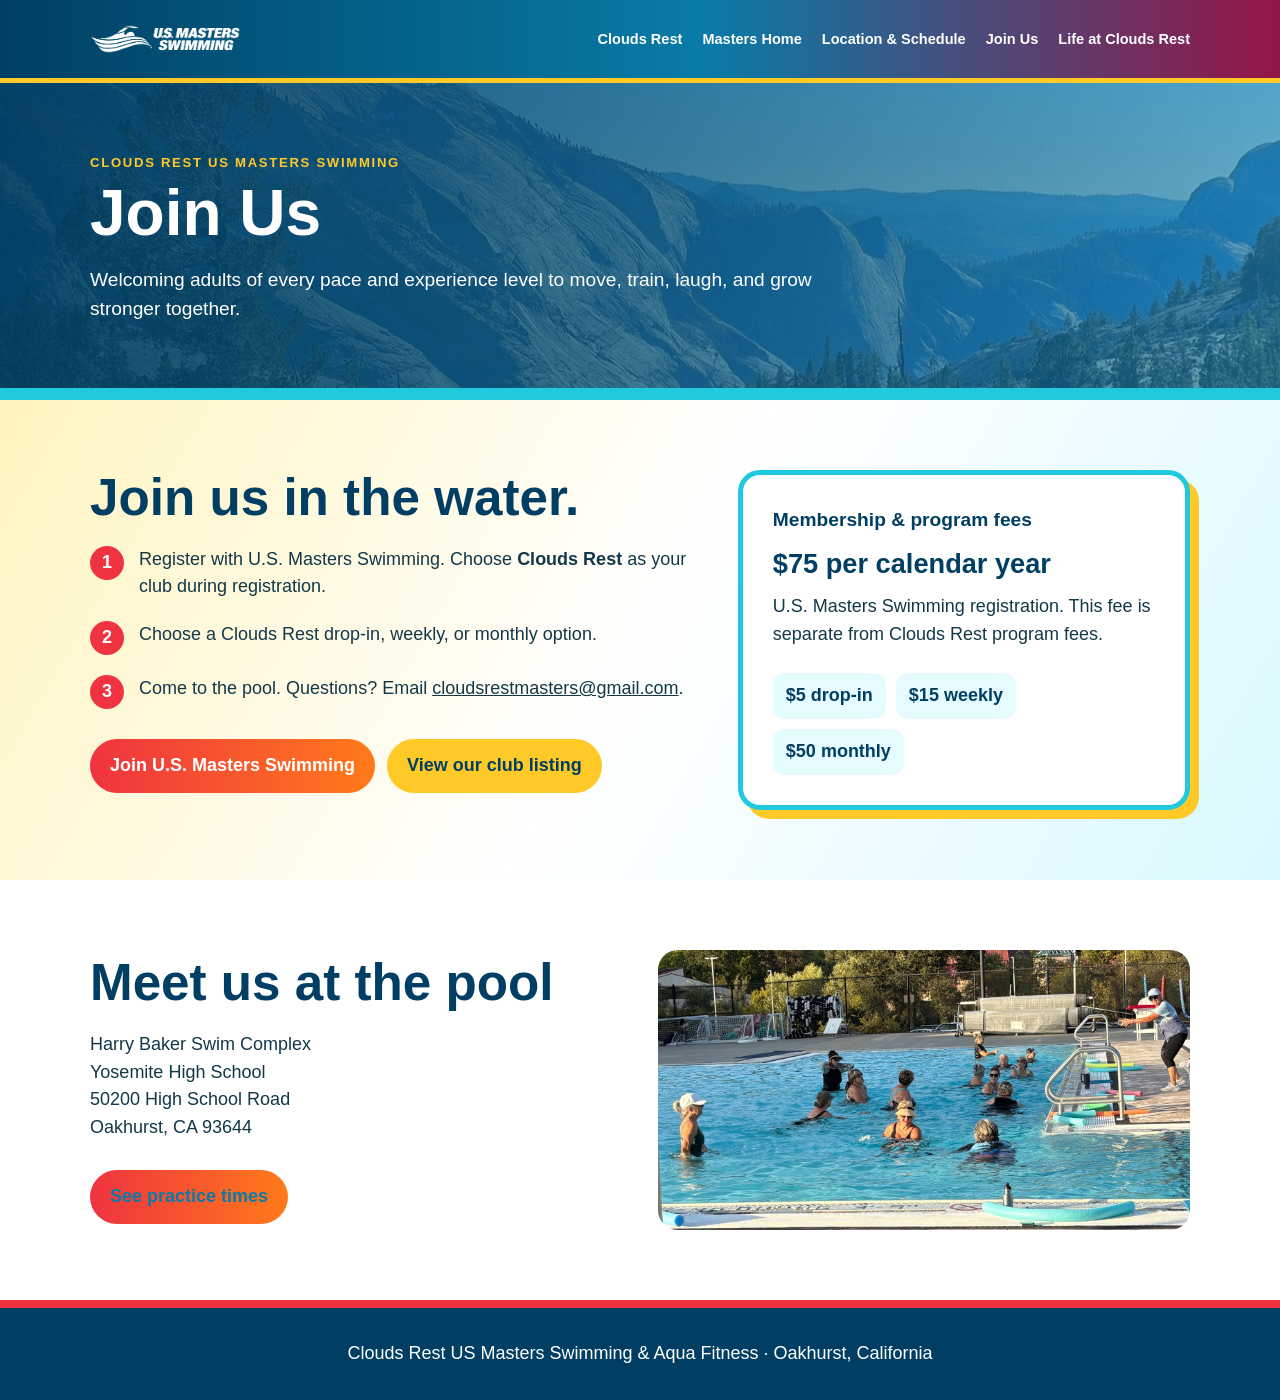
<file: masters-join.html>
<!doctype html><html lang="en"><head><meta charset="utf-8"><meta name="viewport" content="width=device-width,initial-scale=1"><title>Join U.S. Masters Swimming | Clouds Rest</title><meta name="description" content="Join Clouds Rest US Masters Swimming and learn about registration and program fees."><link rel="stylesheet" href="masters.css"><style>.print-link{color:#fff;border:1px solid #fff;border-radius:20px;padding:6px 12px;white-space:nowrap}@media print{@page{size:letter;margin:.55in}header,.btn{display:none!important}section{break-inside:avoid;padding:22px 0!important}.hero{min-height:220px!important}.wrap{width:100%}*{print-color-adjust:exact;-webkit-print-color-adjust:exact}}</style></head><body><header><div class="nav wrap"><a class="usms" href="https://www.usms.org/clubs/clouds-rest-us-masters-swimming" aria-label="Clouds Rest U.S. Masters Swimming club listing"><img src="images/usms-logo-white.png" alt="U.S. Masters Swimming"></a><nav><a href="index.html">Clouds Rest</a><a href="masters.html">Masters Home</a><a href="masters-schedule.html">Location & Schedule</a><a href="masters-join.html">Join Us</a><a href="index.html#life">Life at Clouds Rest</a></nav></div></header><main><section class="hero short"><div class="wrap"><div class="eyebrow">Clouds Rest US Masters Swimming</div><h1>Join Us</h1><p class="lead">Welcoming adults of every pace and experience level to move, train, laugh, and grow stronger together.</p></div></section><section class="content join" id="join"><div class="wrap join-grid"><div><h2>Join us in the water.</h2><div class="step"><b>1</b><div>Register with U.S. Masters Swimming. Choose <strong>Clouds Rest</strong> as your club during registration.</div></div><div class="step"><b>2</b><div>Choose a Clouds Rest drop-in, weekly, or monthly option.</div></div><div class="step"><b>3</b><div>Come to the pool. Questions? Email <a href="mailto:cloudsrestmasters@gmail.com">cloudsrestmasters@gmail.com</a>.</div></div><a class="btn" href="https://www.usms.org/join-usms/join-or-renew" target="_blank" rel="noopener noreferrer">Join U.S. Masters Swimming</a><a class="btn alt" href="https://www.usms.org/clubs/clouds-rest-us-masters-swimming" target="_blank" rel="noopener noreferrer">View our club listing</a></div><div class="price"><h3>Membership & program fees</h3><strong>$75 per calendar year</strong><p>U.S. Masters Swimming registration. This fee is separate from Clouds Rest program fees.</p><div class="price-list"><span>$5 drop-in</span><span>$15 weekly</span><span>$50 monthly</span></div></div></div></section><section class="content where"><div class="wrap"><div><h2>Meet us at the pool</h2><p>Harry Baker Swim Complex<br>Yosemite High School<br>50200 High School Road<br>Oakhurst, CA 93644</p><a class="btn" href="masters-schedule.html">See practice times</a></div><img src="images/coach-rae-leading-aqua.jpeg" alt="Coach Rae leading a Clouds Rest class"></div></section></main><footer>Clouds Rest US Masters Swimming & Aqua Fitness · Oakhurst, California</footer></body></html>
</file>
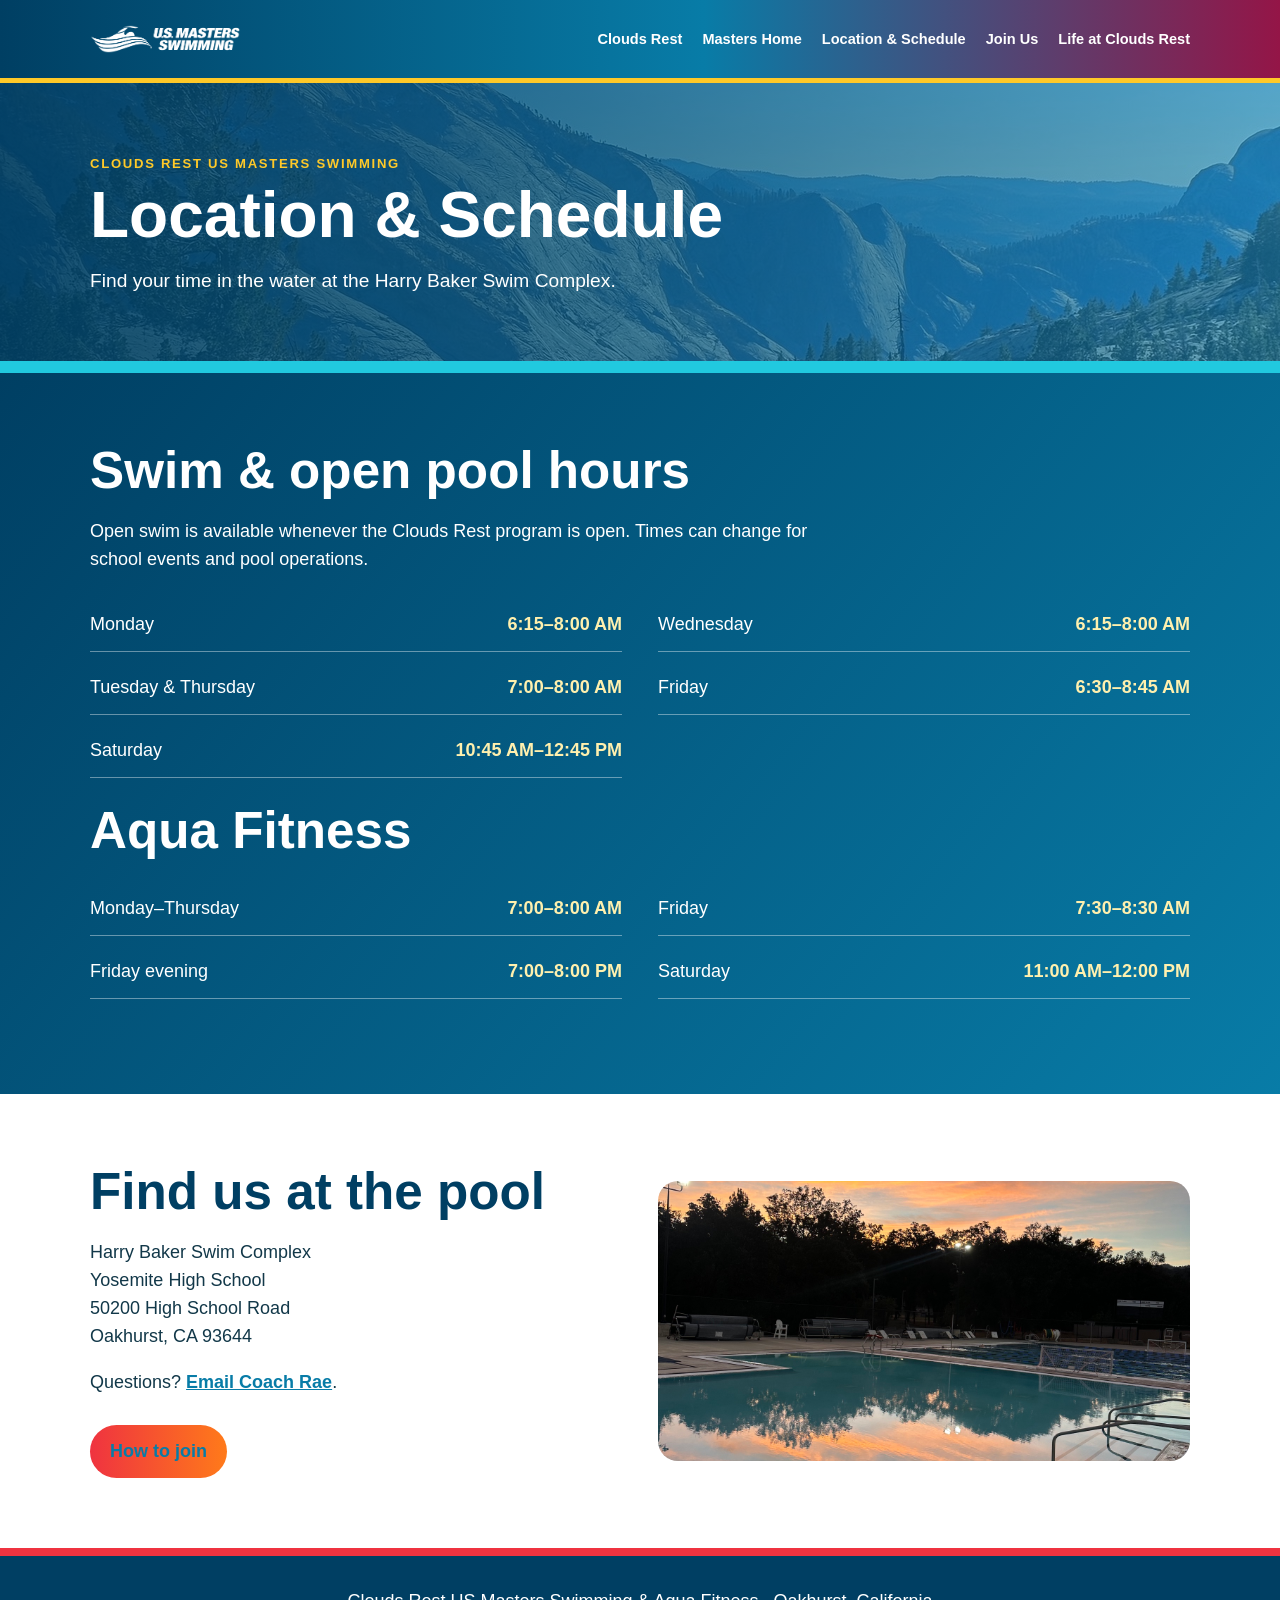
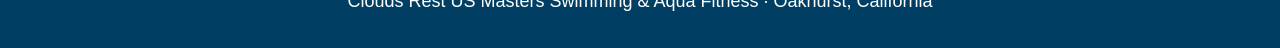
<file: masters-schedule.html>
<!doctype html><html lang="en"><head><meta charset="utf-8"><meta name="viewport" content="width=device-width,initial-scale=1"><title>Location & Schedule | Clouds Rest</title><meta name="description" content="Current Clouds Rest swim and aqua fitness times at Harry Baker Swim Complex, Oakhurst."><link rel="stylesheet" href="masters.css"><style>.print-link{color:#fff;border:1px solid #fff;border-radius:20px;padding:6px 12px;white-space:nowrap}@media print{@page{size:letter;margin:.55in}header,.btn{display:none!important}section{break-inside:avoid;padding:22px 0!important}.hero{min-height:220px!important}.wrap{width:100%}*{print-color-adjust:exact;-webkit-print-color-adjust:exact}}</style></head><body><header><div class="nav wrap"><a class="usms" href="https://www.usms.org/clubs/clouds-rest-us-masters-swimming" aria-label="Clouds Rest U.S. Masters Swimming club listing"><img src="images/usms-logo-white.png" alt="U.S. Masters Swimming"></a><nav><a href="index.html">Clouds Rest</a><a href="masters.html">Masters Home</a><a href="masters-schedule.html">Location & Schedule</a><a href="masters-join.html">Join Us</a><a href="index.html#life">Life at Clouds Rest</a></nav></div></header><main><section class="hero short"><div class="wrap"><div class="eyebrow">Clouds Rest US Masters Swimming</div><h1>Location & Schedule</h1><p class="lead">Find your time in the water at the Harry Baker Swim Complex.</p></div></section><section class="content schedule" id="practice"><div class="wrap"><h2>Swim & open pool hours</h2><p>Open swim is available whenever the Clouds Rest program is open. Times can change for school events and pool operations.</p><div class="times"><div class="time"><span>Monday</span><strong>6:15–8:00 AM</strong></div><div class="time"><span>Wednesday</span><strong>6:15–8:00 AM</strong></div><div class="time"><span>Tuesday & Thursday</span><strong>7:00–8:00 AM</strong></div><div class="time"><span>Friday</span><strong>6:30–8:45 AM</strong></div><div class="time"><span>Saturday</span><strong>10:45 AM–12:45 PM</strong></div></div><h2>Aqua Fitness</h2><div class="times"><div class="time"><span>Monday–Thursday</span><strong>7:00–8:00 AM</strong></div><div class="time"><span>Friday</span><strong>7:30–8:30 AM</strong></div><div class="time"><span>Friday evening</span><strong>7:00–8:00 PM</strong></div><div class="time"><span>Saturday</span><strong>11:00 AM–12:00 PM</strong></div></div></div></section><section class="content where"><div class="wrap"><div><h2>Find us at the pool</h2><p>Harry Baker Swim Complex<br>Yosemite High School<br>50200 High School Road<br>Oakhurst, CA 93644</p><p>Questions? <a href="mailto:cloudsrestmasters@gmail.com">Email Coach Rae</a>.</p><a class="btn" href="masters-join.html">How to join</a></div><img src="images/sunrise-pool.jpeg" alt="Pool at sunrise at Yosemite High School"></div></section></main><footer>Clouds Rest US Masters Swimming & Aqua Fitness · Oakhurst, California</footer></body></html>
</file>
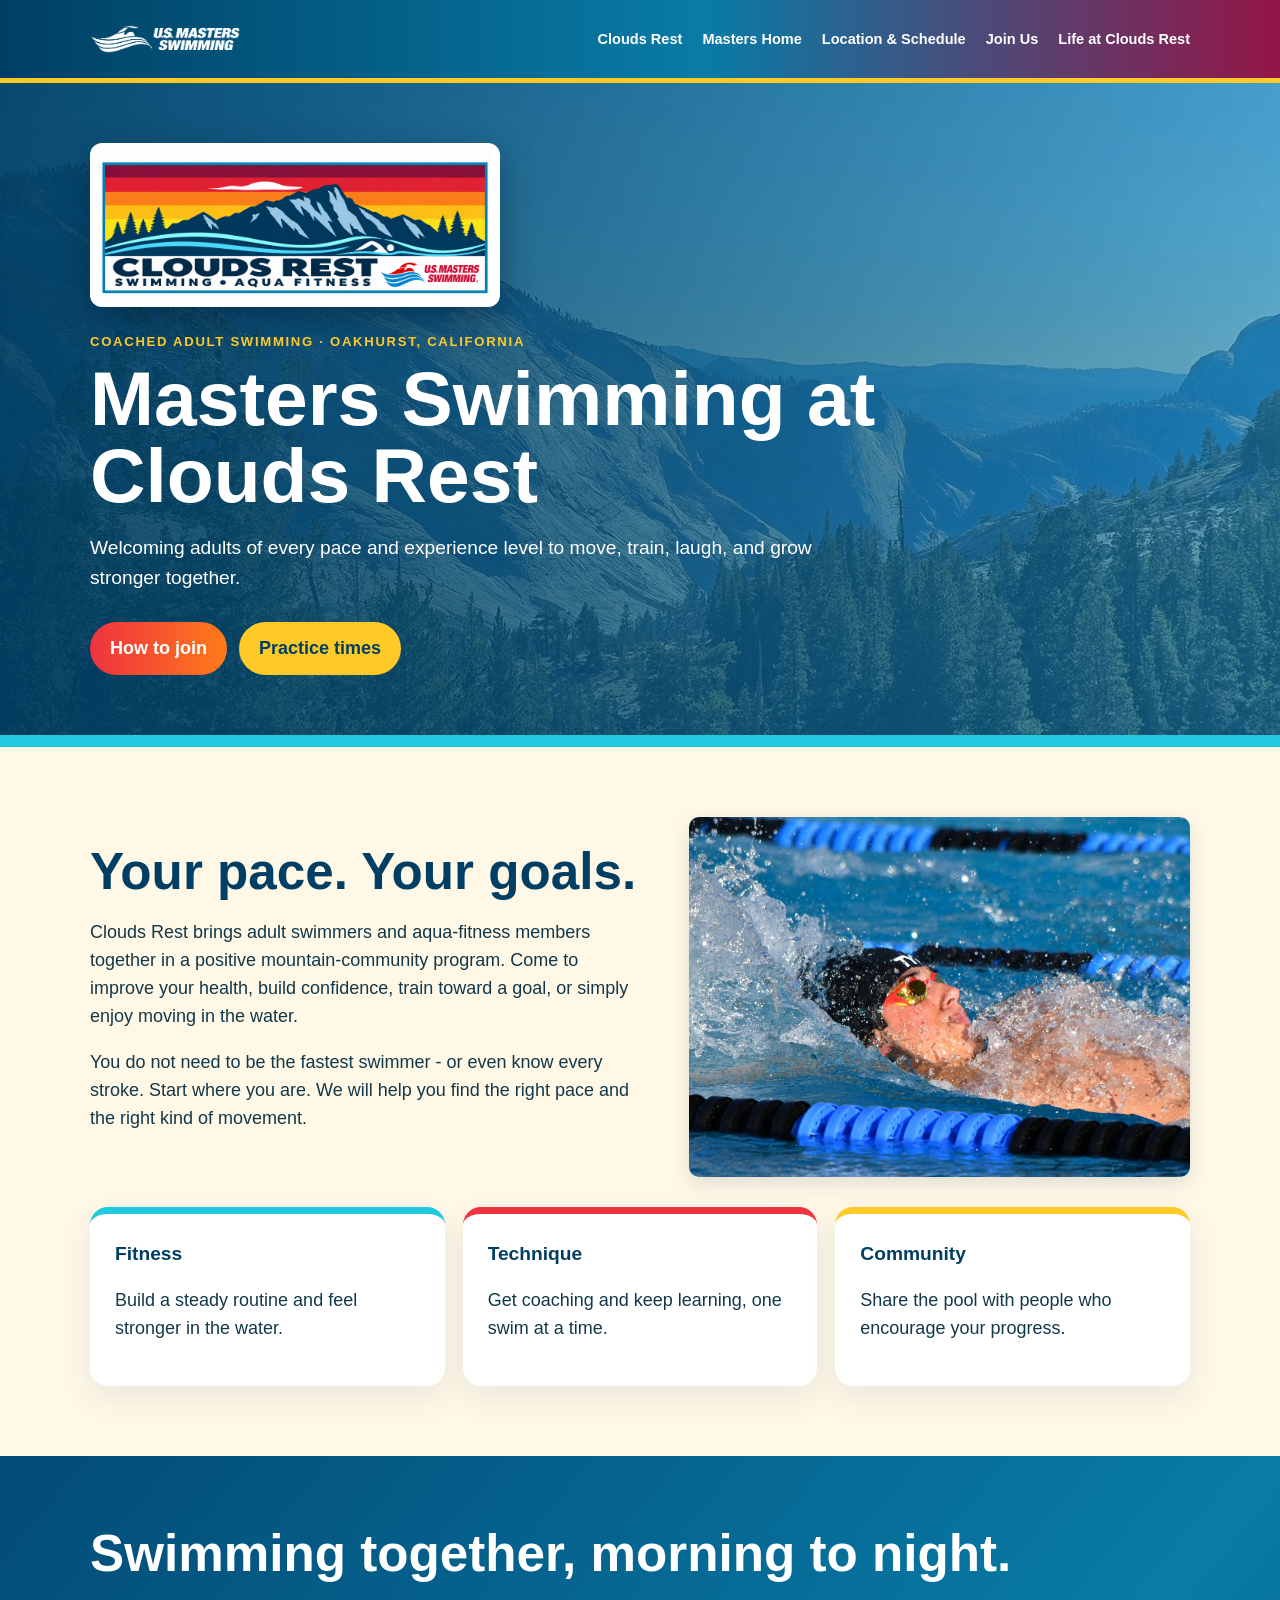
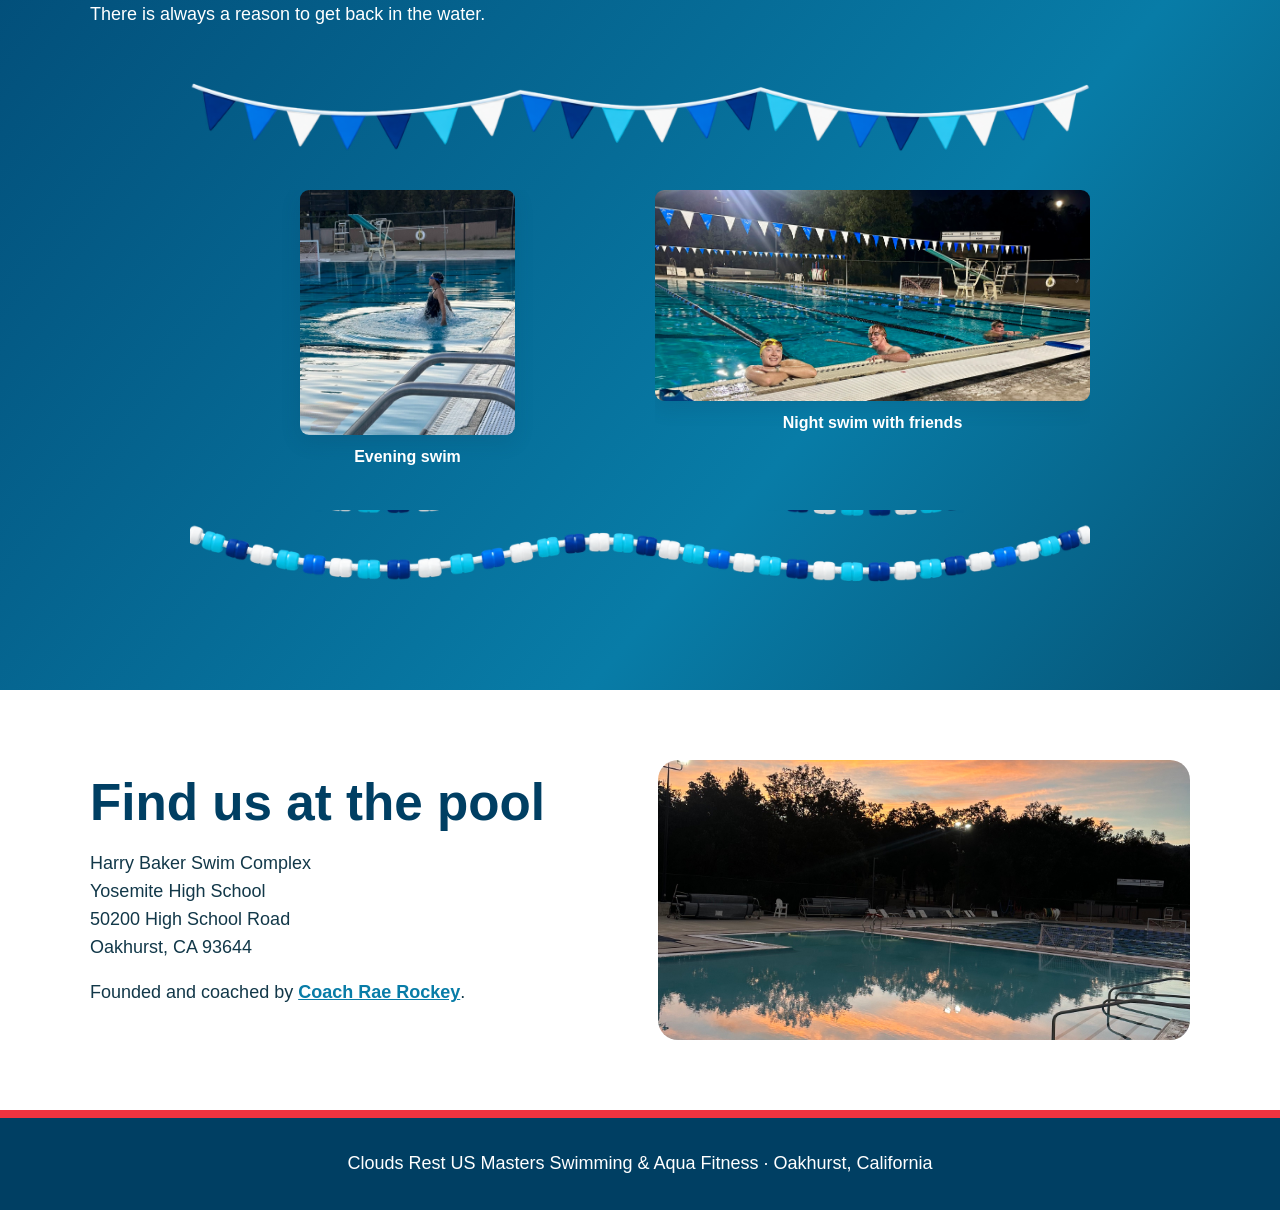
<file: masters.html>
<!doctype html>
<html lang="en">
<head>
  <meta charset="utf-8">
  <meta name="viewport" content="width=device-width,initial-scale=1">
  <title>Masters Swimming | Clouds Rest</title>
  <meta name="description" content="Coached adult Masters Swimming at Clouds Rest in Oakhurst, California. See practice times and learn how to join U.S. Masters Swimming.">
  <link rel="stylesheet" href="masters.css">
<style>.print-link{color:#fff;border:1px solid #fff;border-radius:20px;padding:6px 12px;white-space:nowrap}@media print{@page{size:letter;margin:.55in}header,.btn{display:none!important}section{break-inside:avoid;padding:22px 0!important}.hero{min-height:220px!important}.wrap{width:100%}*{print-color-adjust:exact;-webkit-print-color-adjust:exact}}</style></head>
<body>
<header><div class="nav wrap"><a class="usms" href="https://www.usms.org/clubs/clouds-rest-us-masters-swimming" aria-label="Clouds Rest U.S. Masters Swimming club listing"><img src="images/usms-logo-white.png" alt="U.S. Masters Swimming"></a><nav><a href="index.html">Clouds Rest</a><a href="masters.html">Masters Home</a><a href="masters-schedule.html">Location & Schedule</a><a href="masters-join.html">Join Us</a><a href="index.html#life">Life at Clouds Rest</a></nav></div></header>
<main>
  <section class="hero"><div class="wrap"><img class="hero-logo" src="images/clouds-rest-logo.png" alt="Clouds Rest Swimming and Aqua Fitness logo"><div class="eyebrow">Coached adult swimming · Oakhurst, California</div><h1>Masters Swimming at Clouds Rest</h1><p class="lead">Welcoming adults of every pace and experience level to move, train, laugh, and grow stronger together.</p><a class="btn" href="masters-join.html">How to join</a><a class="btn alt" href="masters-schedule.html">Practice times</a></div></section>
  <section class="content"><div class="wrap intro"><div><h2>Your pace. Your goals.</h2><p>Clouds Rest brings adult swimmers and aqua-fitness members together in a positive mountain-community program. Come to improve your health, build confidence, train toward a goal, or simply enjoy moving in the water.</p><p>You do not need to be the fastest swimmer - or even know every stroke. Start where you are. We will help you find the right pace and the right kind of movement.</p></div><img src="images/masters-swimmer.jpg" alt="Adult swimmer moving through a pool lane"></div><div class="wrap cards"><div class="card"><h3>Fitness</h3><p>Build a steady routine and feel stronger in the water.</p></div><div class="card"><h3>Technique</h3><p>Get coaching and keep learning, one swim at a time.</p></div><div class="card"><h3>Community</h3><p>Share the pool with people who encourage your progress.</p></div></div></section>
  <section class="content swim-moments"><div class="wrap"><h2>Swimming together, morning to night.</h2><p>There is always a reason to get back in the water.</p><div class="swim-moments-grid"><figure><div class="evening-crop"><img src="images/evening-swimmer.jpeg" alt="Swimmer enjoying the outdoor pool in the evening"></div><figcaption>Evening swim</figcaption></figure><figure><img src="images/night-swim-members.jpeg" alt="Three swimmers smiling together in the pool at night"><figcaption>Night swim with friends</figcaption></figure></div></div></section>
  <section class="content where"><div class="wrap"><div><h2>Find us at the pool</h2><p>Harry Baker Swim Complex<br>Yosemite High School<br>50200 High School Road<br>Oakhurst, CA 93644</p><p>Founded and coached by <a href="index.html#coach">Coach Rae Rockey</a>.</p></div><img src="images/sunrise-pool.jpeg" alt="Pool at sunrise at Yosemite High School"></div></section>
</main>
<footer>Clouds Rest US Masters Swimming & Aqua Fitness · Oakhurst, California</footer>
</body>
</html>
</file>
<file: masters.css>
:root{--deep:#003f63;--blue:#087ca7;--water:#21c9df;--coral:#ef3340;--orange:#ff7a1a;--gold:#ffc928;--cream:#fff8e7;--ink:#123849}
    *{box-sizing:border-box}html{scroll-behavior:smooth}body{margin:0;font:18px/1.55 Arial,Helvetica,sans-serif;color:var(--ink);background:var(--cream)}img{max-width:100%;display:block}a{color:inherit}.wrap{width:min(1100px,calc(100% - 36px));margin:auto}
    header{background:linear-gradient(90deg,var(--deep),var(--blue) 55%,#941547);border-bottom:5px solid var(--gold);color:white}.nav{min-height:78px;display:flex;align-items:center;gap:28px}.usms{width:150px;flex:none}.nav nav{display:flex;flex-wrap:wrap;gap:20px;margin-left:auto}.nav a{text-decoration:none;font-size:.91rem;font-weight:800}.nav a:hover{text-decoration:underline}
    .hero{background:linear-gradient(90deg,#003f63e9,#087ca78a),url('images/clouds-rest-mountain.jpg') center/cover;min-height:530px;color:white;display:flex;align-items:center;border-bottom:12px solid var(--water)}.hero .wrap{padding:60px 0}.hero-logo{width:min(410px,90vw);background:white;border-radius:12px;padding:8px;box-shadow:0 12px 35px #001c2c77}.eyebrow{text-transform:uppercase;letter-spacing:.13em;font-weight:900;color:var(--gold);font-size:.82rem;margin:25px 0 8px}h1{font-size:clamp(2.8rem,6vw,5.4rem);line-height:1;margin:0 0 16px;max-width:850px}h2{font-size:clamp(2rem,4vw,3.4rem);line-height:1.08;margin:0 0 20px;color:var(--deep)}h3{margin:0 0 8px;font-size:1.2rem;color:var(--deep)}.lead{font-size:1.2rem;max-width:760px}.btn{display:inline-block;margin:10px 12px 0 0;padding:13px 20px;border-radius:999px;background:linear-gradient(90deg,var(--coral),var(--orange));color:white;text-decoration:none;font-weight:900}.btn.alt{background:var(--gold);color:var(--deep)}section.content{padding:70px 0}.intro{display:grid;grid-template-columns:1.05fr .95fr;gap:45px;align-items:center}.intro img{width:100%;height:360px;object-fit:cover;border:7px solid var(--water);border-radius:22px}.cards{display:grid;grid-template-columns:repeat(3,1fr);gap:18px;margin-top:30px}.card{background:white;border-radius:18px;padding:25px;border-top:7px solid var(--water);box-shadow:0 12px 30px #003f6316}.card:nth-child(2){border-color:var(--coral)}.card:nth-child(3){border-color:var(--gold)}
    .schedule{background:linear-gradient(130deg,var(--deep),var(--blue));color:white}.schedule h2{color:white}.schedule p{max-width:750px}.times{display:grid;grid-template-columns:repeat(2,1fr);gap:10px 36px;margin:25px 0}.time{border-bottom:1px solid #ffffff65;padding:12px 0;display:flex;justify-content:space-between;gap:20px}.time strong{color:#fff0ae}.join{background:linear-gradient(120deg,#fff4bf,white,#d9f9ff)}.join-grid{display:grid;grid-template-columns:1fr .75fr;gap:45px;align-items:start}.step{display:flex;gap:15px;margin:20px 0}.step b{display:grid;place-items:center;flex:none;background:var(--coral);color:white;border-radius:50%;width:34px;height:34px}.price{background:white;border:5px solid var(--water);box-shadow:9px 9px 0 var(--gold);border-radius:22px;padding:30px}.price strong{font-size:1.7rem;color:var(--deep)}.price p{margin:8px 0 24px}.price-list{display:flex;gap:10px;flex-wrap:wrap}.price-list span{background:#e5fbff;color:var(--deep);padding:9px 13px;border-radius:12px;font-weight:800}.where{background:#fff}.where .wrap{display:grid;grid-template-columns:1fr 1fr;gap:35px;align-items:center}.where img{width:100%;height:280px;object-fit:cover;border-radius:20px}.where a{color:var(--blue);font-weight:800}footer{background:var(--deep);color:white;text-align:center;padding:32px 18px;border-top:8px solid var(--coral)}
    @media(max-width:780px){.nav{padding:12px 0;flex-wrap:wrap;gap:10px}.nav nav{width:100%;margin:0;justify-content:center;gap:9px 15px}.nav a{font-size:.83rem}.intro,.join-grid,.where .wrap,.cards{grid-template-columns:1fr}.times{grid-template-columns:1fr}.time{font-size:.95rem}.intro img{height:260px}section.content{padding:52px 0}}


.hero.short{min-height:290px}.hero.short .wrap{padding:45px 0}.hero.short h1{font-size:clamp(2.6rem,5vw,4.5rem)}
.swim-moments{background:linear-gradient(125deg,#003f63,#087ca7);color:white}.swim-moments h2{color:white}.swim-moments p{max-width:760px}.swim-moments-grid{display:grid;grid-template-columns:1fr 1fr;gap:22px;margin-top:26px}.swim-moments figure{margin:0;background:#fff;border:5px solid white;border-radius:20px;overflow:hidden}.swim-moments figure img{width:100%;height:340px;object-fit:cover}.swim-moments figcaption{padding:10px 16px;color:var(--deep);font-weight:800;font-size:1rem}@media(max-width:780px){.swim-moments-grid{grid-template-columns:1fr}.swim-moments figure img{height:290px}}
/* Keep swimmers fully visible in the evening pair. */
.swim-moments-grid{max-width:870px;margin-inline:auto}
.swim-moments figure img{height:240px;object-fit:contain;background:#073b59}
@media(max-width:780px){.swim-moments figure img{height:220px}}
/* Let the swimming photos lead, with quiet captions and no blue letterboxing. */
.swim-moments{background:linear-gradient(155deg,#e2f7fa,#fff0d9);color:var(--ink)}
.swim-moments h2{color:var(--deep)}
.swim-moments-grid{max-width:900px;gap:30px;align-items:start}
.swim-moments figure{display:flex;flex-direction:column;align-items:center;border:0;border-radius:0;background:transparent}
.swim-moments figure img{width:auto;max-width:100%;height:auto;max-height:270px;object-fit:contain;background:transparent;border-radius:9px;box-shadow:0 7px 20px #12384922}
.swim-moments figcaption{padding:10px 0;color:var(--deep);text-align:center}
.intro img{border:0;border-radius:10px;box-shadow:0 7px 20px #12384922}
@media(max-width:780px){.swim-moments figure img{max-height:240px}}
.swim-moments{background:linear-gradient(110deg,#003f63ec,#087ca7c9),url('images/night-swim-members.jpeg') center 28%/cover;color:#fff}
.swim-moments h2,.swim-moments figcaption{color:#fff}
.swim-moments-grid::before,.swim-moments-grid::after{content:"";display:block;grid-column:1/-1;border-radius:8px}
.swim-moments-grid::before{height:76px;background:url('images/night-swim-members.jpeg') center top/cover no-repeat}
.swim-moments-grid::after{height:54px;background:url('images/masters-swimmer.jpg') center 79%/cover no-repeat}
@media(max-width:780px){.swim-moments-grid::before{height:60px}.swim-moments-grid::after{height:42px}}
.swim-moments figure:first-of-type img{width:195px;height:245px;max-height:none;object-fit:cover;object-position:center top}
@media(max-width:780px){.swim-moments figure:first-of-type img{width:180px;height:225px}}
.swim-moments{background:linear-gradient(130deg,#024b76,#087ca7 65%,#065476)}
.swim-moments-grid::before,.swim-moments-grid::after{border-radius:0;background-image:url('images/swim-flags-lanes.png');background-repeat:no-repeat;background-size:100% auto}
.swim-moments-grid::before{height:105px;background-position:center top}
.swim-moments-grid::after{height:110px;background-position:center bottom}
@media(max-width:780px){.swim-moments-grid::before{height:65px}.swim-moments-grid::after{height:65px}}
.swim-moments .evening-crop{width:215px;height:245px;overflow:hidden;border-radius:9px;box-shadow:0 7px 20px #12384922}
.swim-moments .evening-crop img{display:block;width:100%;height:100%;max-height:none;object-fit:cover;object-position:62% 55%;transform:scale(1.60);transform-origin:62% 55%;border-radius:0;box-shadow:none}
@media(max-width:780px){.swim-moments .evening-crop{width:200px;height:225px}}
</file>
